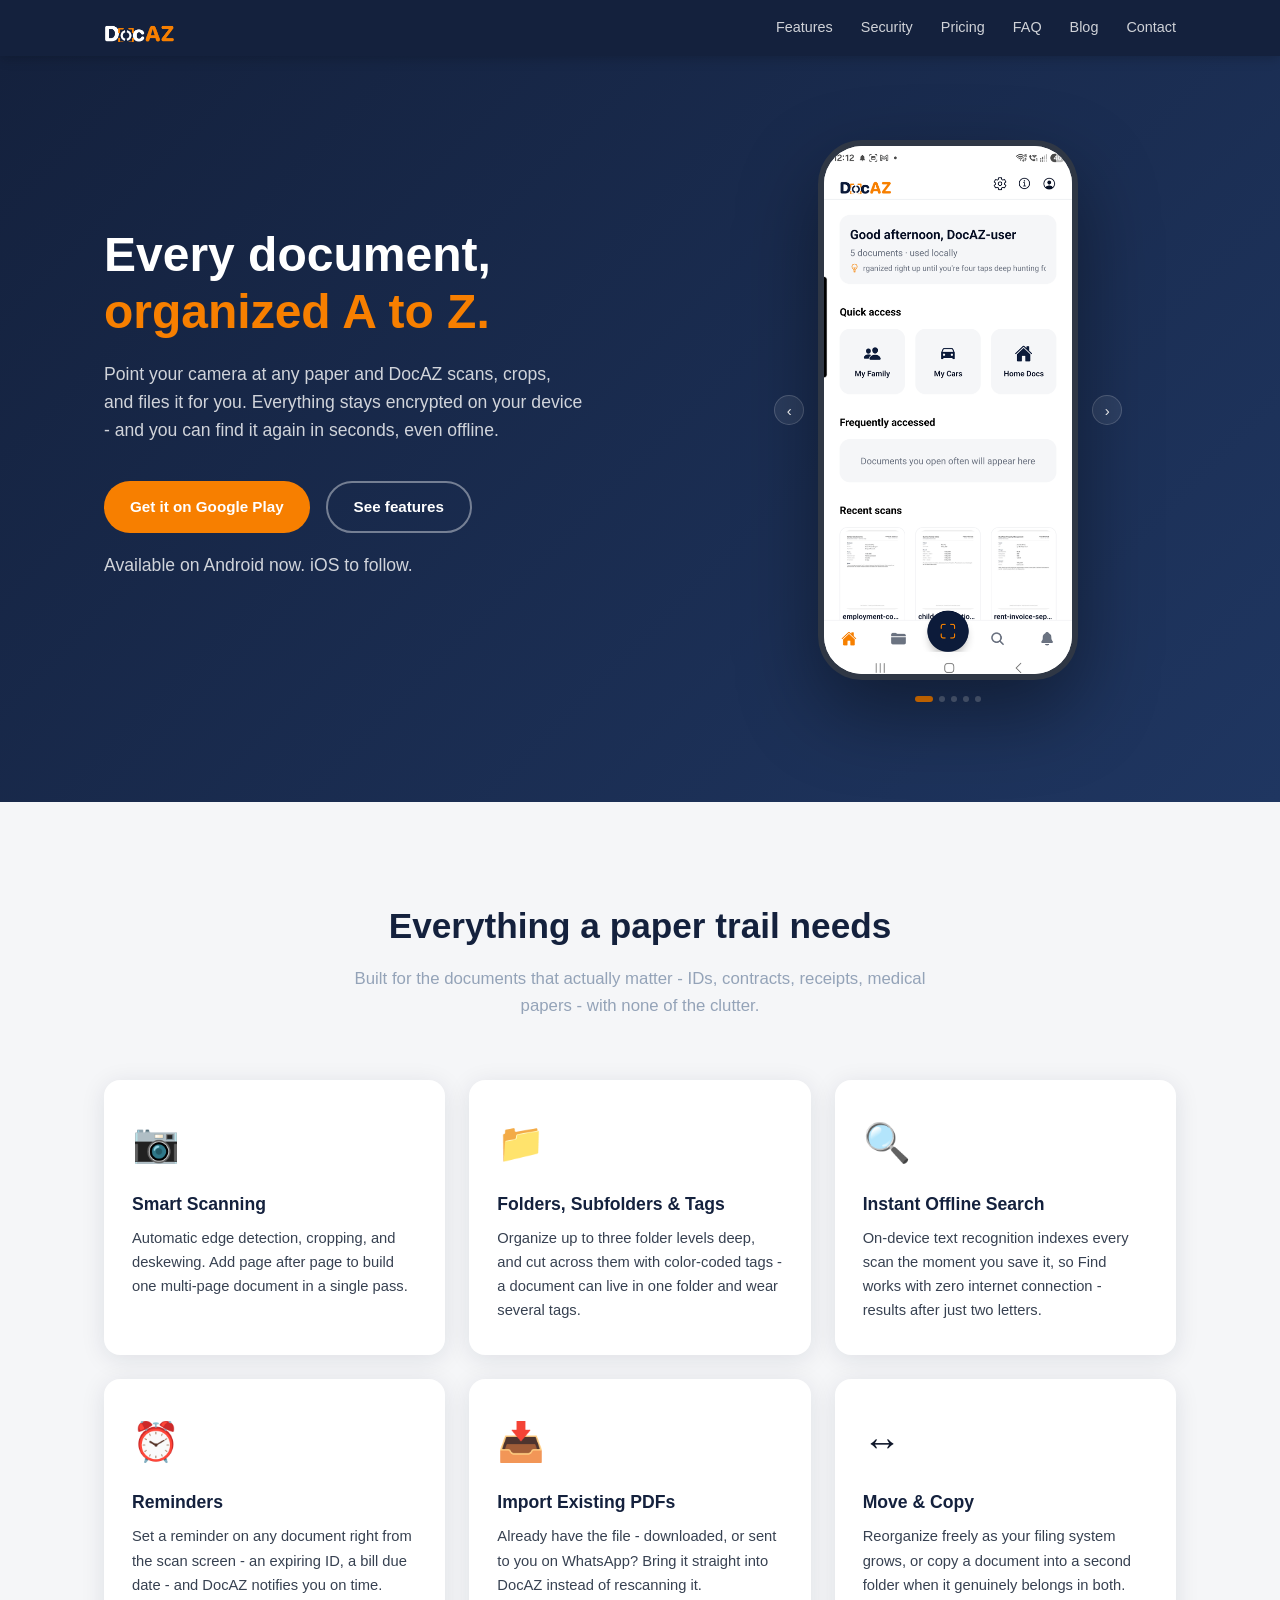
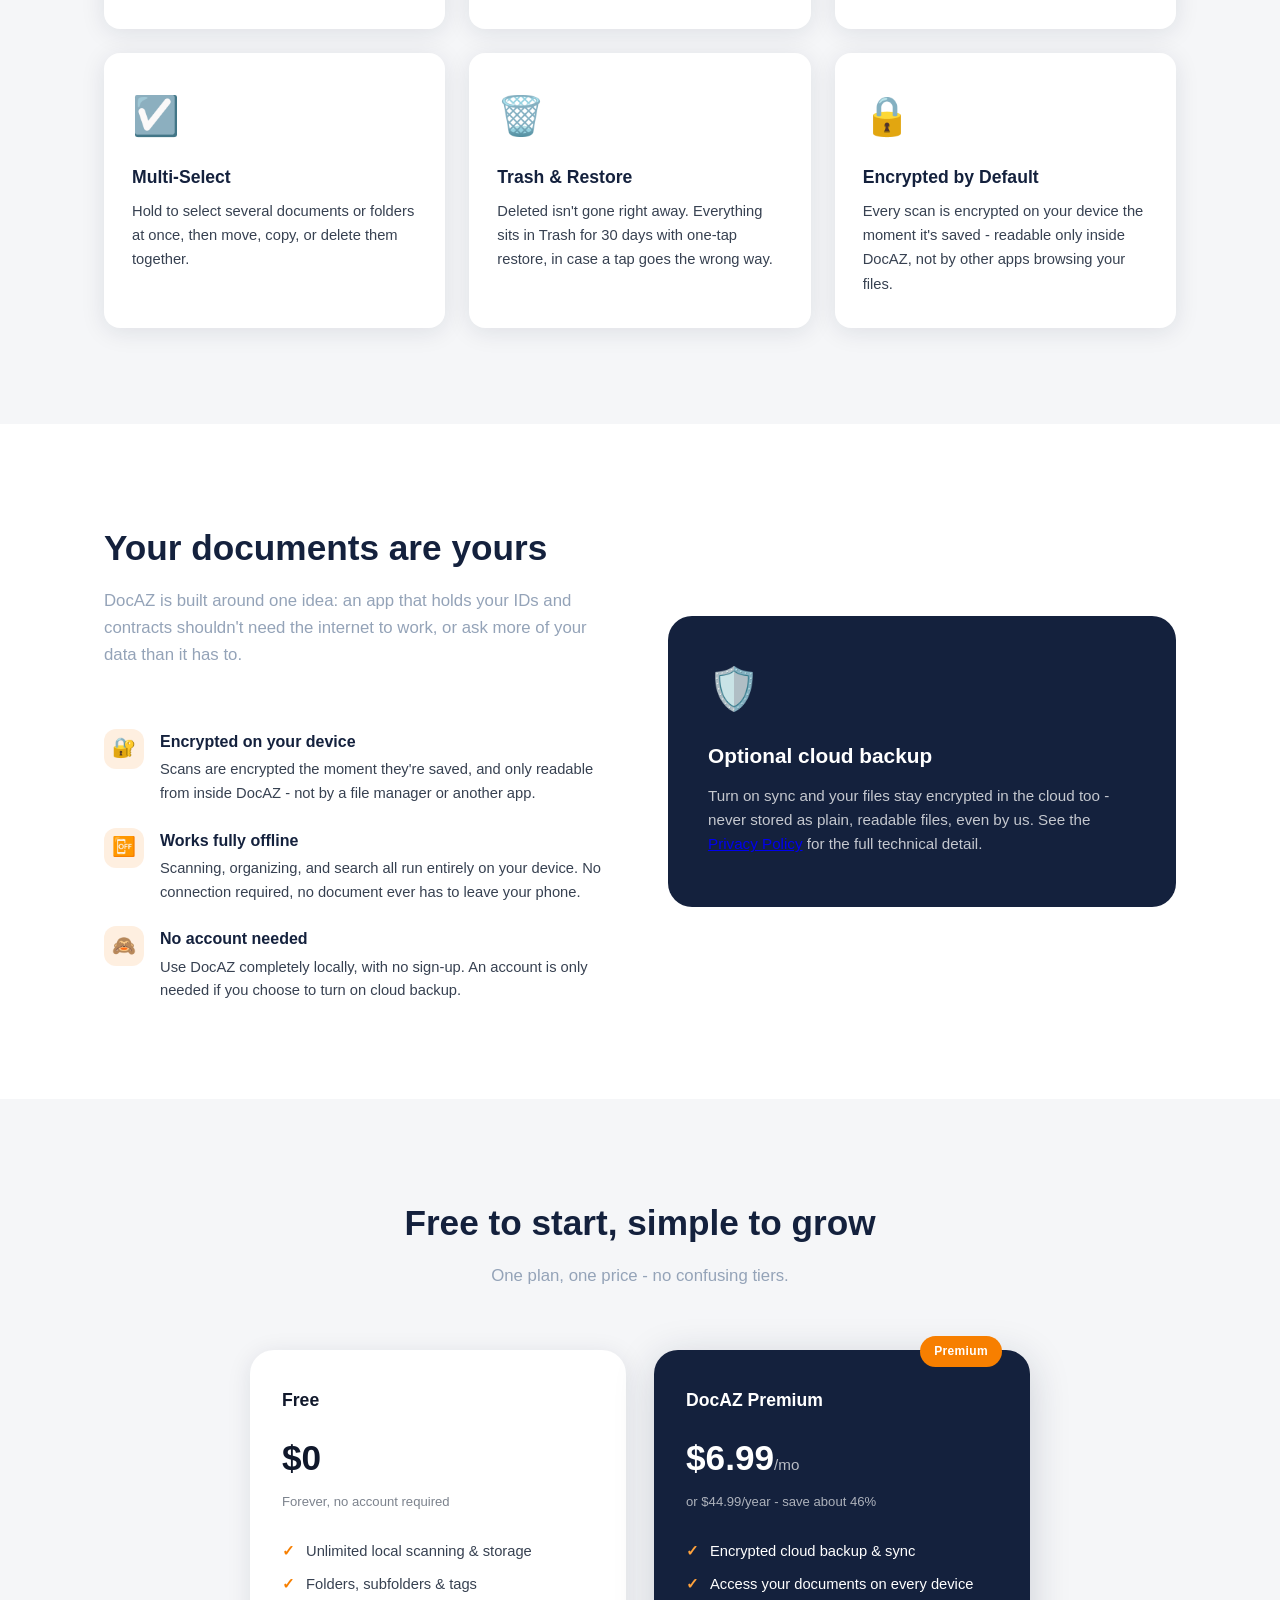
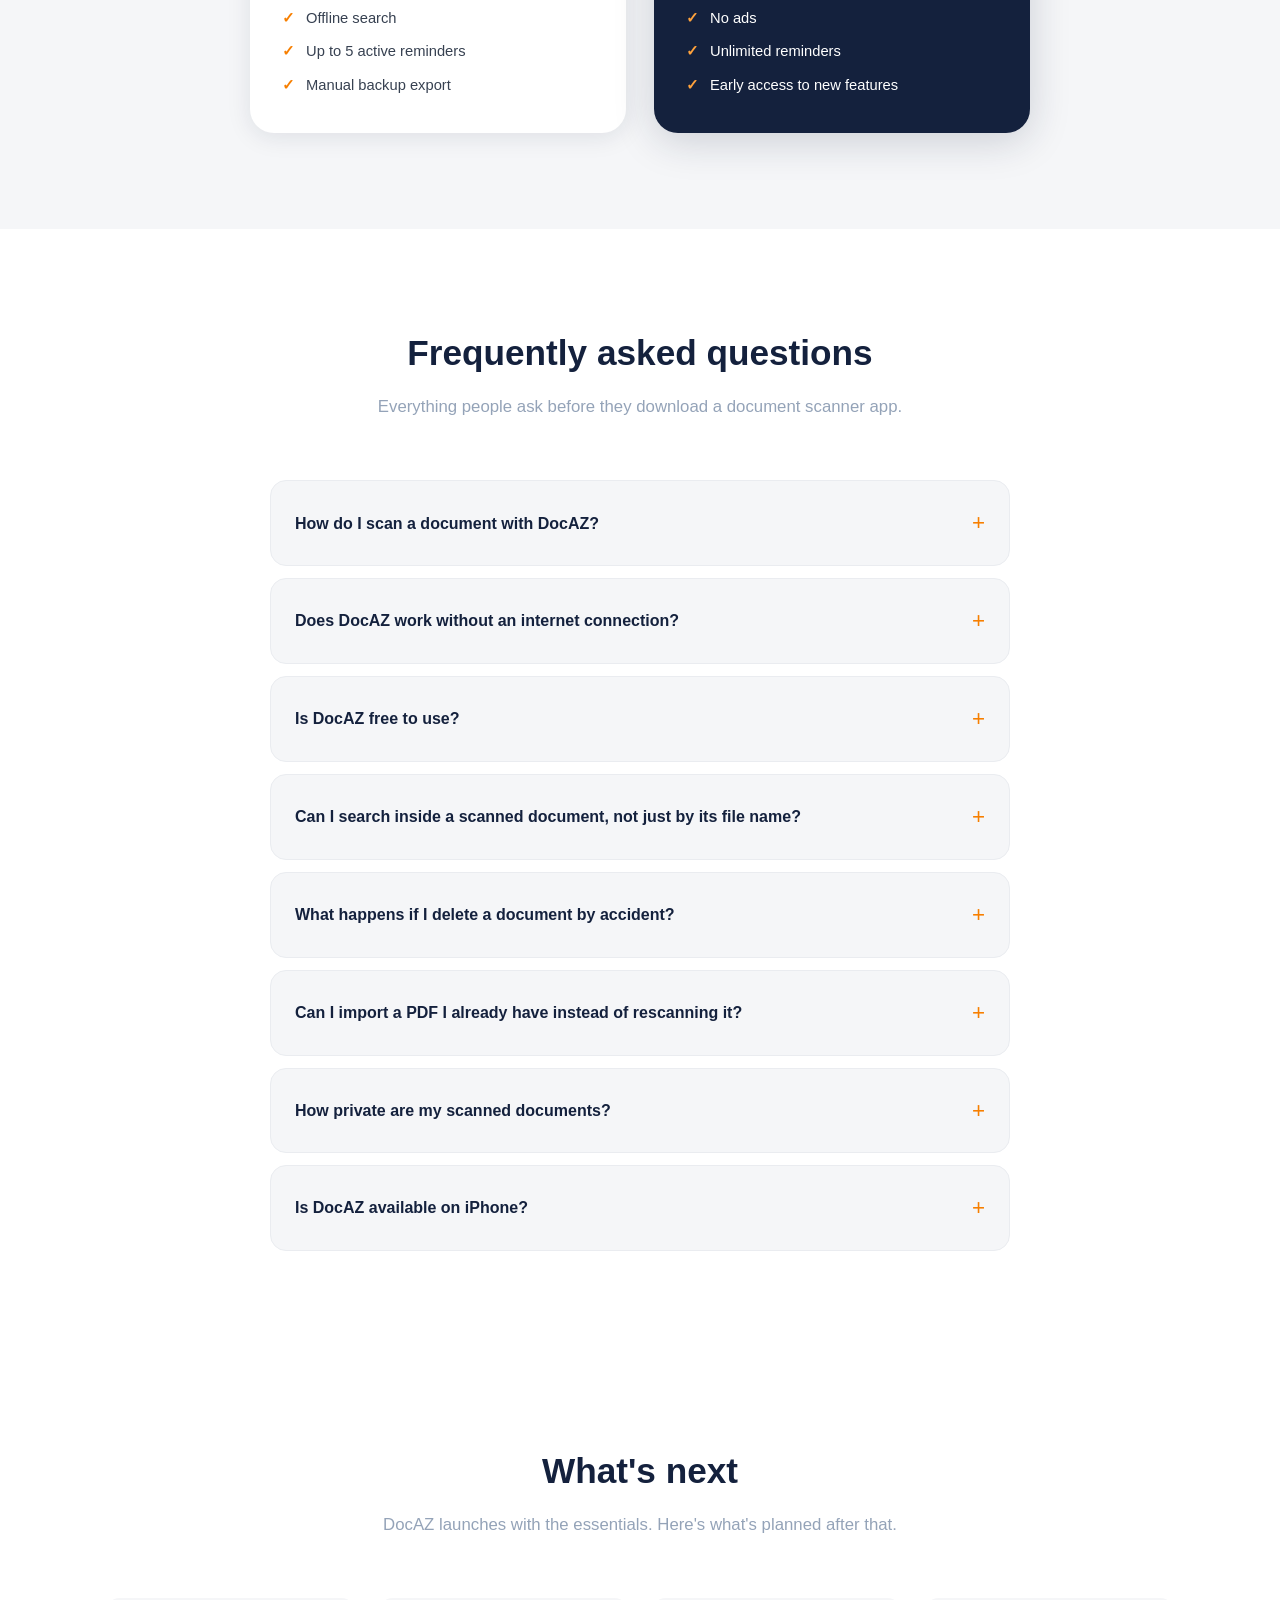
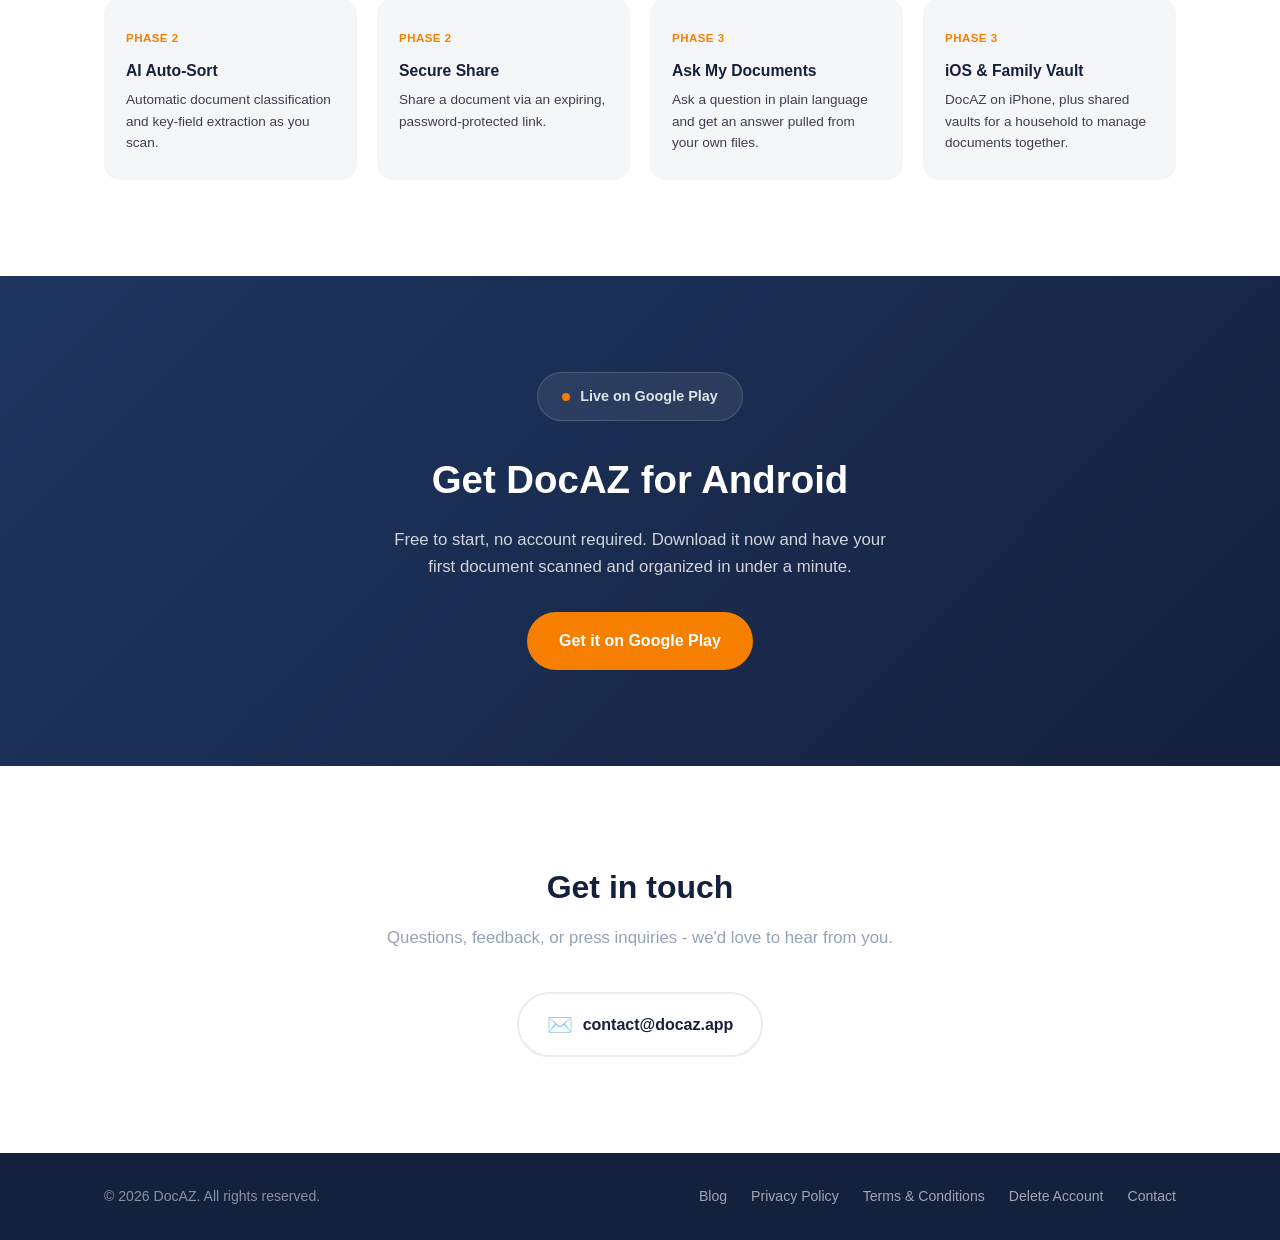
<file: index.html>
<!DOCTYPE html>
<html lang="en">
<head>
  <meta charset="UTF-8" />
  <meta name="viewport" content="width=device-width, initial-scale=1.0" />
  <meta name="google-site-verification" content="-b9FjmnaVVGUWy8W6ttJC6NnQCthzZjM_o8iIPRLB3c" />
  <title>DocAZ – PDF Scanner & Document Organizer App</title>
  <meta name="description" content="DocAZ is a PDF scanner and document organizer for your phone. Scan, organize, and find any document in seconds - encrypted on your device, fully searchable offline." />
  <link rel="canonical" href="https://www.docaz.app/" />
  <link rel="icon" href="assets/img/favicon-32.png" sizes="32x32" type="image/png" />
  <link rel="icon" href="assets/img/favicon-16.png" sizes="16x16" type="image/png" />
  <link rel="apple-touch-icon" href="assets/img/apple-touch-icon.png" />
  <link rel="stylesheet" href="assets/css/style.css" />

  <meta property="og:type" content="website" />
  <meta property="og:url" content="https://www.docaz.app/" />
  <meta property="og:title" content="DocAZ – PDF Scanner & Document Organizer App" />
  <meta property="og:description" content="Scan, organize, and find any document in seconds - encrypted on your device, fully searchable offline." />
  <meta property="og:image" content="https://www.docaz.app/assets/img/og-image.png" />
  <meta name="twitter:card" content="summary_large_image" />
  <meta name="twitter:title" content="DocAZ – PDF Scanner & Document Organizer App" />
  <meta name="twitter:description" content="Scan, organize, and find any document in seconds - encrypted on your device, fully searchable offline." />
  <meta name="twitter:image" content="https://www.docaz.app/assets/img/og-image.png" />

  <script type="application/ld+json">
  {
    "@context": "https://schema.org",
    "@type": "SoftwareApplication",
    "name": "DocAZ",
    "applicationCategory": "BusinessApplication",
    "operatingSystem": "Android",
    "url": "https://www.docaz.app/",
    "description": "DocAZ is a PDF scanner and document organizer for your phone. Scan, organize, and find any document in seconds - encrypted on your device, fully searchable offline.",
    "offers": {
      "@type": "Offer",
      "price": "0",
      "priceCurrency": "USD"
    },
    "downloadUrl": "https://play.google.com/store/apps/details?id=com.docaz.app"
  }
  </script>

  <script type="application/ld+json">
  {
    "@context": "https://schema.org",
    "@type": "FAQPage",
    "mainEntity": [
      {
        "@type": "Question",
        "name": "How do I scan a document with DocAZ?",
        "acceptedAnswer": { "@type": "Answer", "text": "Open the Scan tab, point your camera at the paper, and DocAZ detects the edges and crops it automatically. Add more pages to build one multi-page PDF, then save it straight into a folder." }
      },
      {
        "@type": "Question",
        "name": "Does DocAZ work without an internet connection?",
        "acceptedAnswer": { "@type": "Answer", "text": "Yes. Scanning, organizing into folders, and searching all run entirely on your device - no Wi-Fi or mobile data needed, and no account required to use any of it." }
      },
      {
        "@type": "Question",
        "name": "Is DocAZ free to use?",
        "acceptedAnswer": { "@type": "Answer", "text": "Yes. Unlimited local scanning, storage, folders, tags, offline search, and up to 5 active reminders are free forever. Premium ($6.99/mo or $44.99/year) adds encrypted cloud backup, multi-device sync, and unlimited reminders." }
      },
      {
        "@type": "Question",
        "name": "Can I search inside a scanned document, not just by its file name?",
        "acceptedAnswer": { "@type": "Answer", "text": "Yes. DocAZ runs on-device text recognition (OCR) on every scan as soon as you save it, so Find can match words written inside the document itself, fully offline." }
      },
      {
        "@type": "Question",
        "name": "What happens if I delete a document by accident?",
        "acceptedAnswer": { "@type": "Answer", "text": "It goes to Trash first, not straight to permanent deletion. You have 30 days to restore it with one tap before it's removed for good." }
      },
      {
        "@type": "Question",
        "name": "Can I import a PDF I already have instead of rescanning it?",
        "acceptedAnswer": { "@type": "Answer", "text": "Yes. Use Import in the Documents tab to bring in any existing PDF - from downloads, email, or WhatsApp - and DocAZ indexes it for search the same way it does a fresh scan." }
      },
      {
        "@type": "Question",
        "name": "How private are my scanned documents?",
        "acceptedAnswer": { "@type": "Answer", "text": "Every document is encrypted on your device (AES-256) the moment it's saved, readable only from inside DocAZ. If you turn on cloud backup, it stays encrypted in the cloud too." }
      },
      {
        "@type": "Question",
        "name": "Is DocAZ available on iPhone?",
        "acceptedAnswer": { "@type": "Answer", "text": "Not yet - DocAZ is Android-only today. iOS is on the roadmap." }
      }
    ]
  }
  </script>
</head>
<body>

  <!-- NAV -->
  <header class="nav">
    <div class="container nav-inner">
      <a href="/" class="nav-logo">
        <img src="assets/img/header-wordmark-white.png" alt="DocAZ" class="nav-logo-img" />
      </a>
      <nav>
        <a href="#features">Features</a>
        <a href="#security">Security</a>
        <a href="#pricing">Pricing</a>
        <a href="#faq">FAQ</a>
        <a href="blog/">Blog</a>
        <a href="#contact">Contact</a>
      </nav>
    </div>
  </header>

  <!-- HERO -->
  <section class="hero">
    <div class="container hero-inner">
      <div class="hero-text">
        <h1>Every document, <span class="accent">organized A to Z.</span></h1>
        <p>Point your camera at any paper and DocAZ scans, crops, and files it for you. Everything stays encrypted on your device - and you can find it again in seconds, even offline.</p>
        <div class="hero-cta">
          <a href="https://play.google.com/store/apps/details?id=com.docaz.app" class="btn btn-primary">Get it on Google Play</a>
          <a href="#features" class="btn btn-outline">See features</a>
        </div>
        <p class="hero-note">Available on Android now. iOS to follow.</p>
      </div>
      <div class="hero-image">
        <div class="reel">
          <button class="reel-scrub prev" id="reelPrev" aria-label="Previous screen" type="button">‹</button>
          <div class="phone-mockup">
            <div class="phone-screen" id="reelScreen">
              <img class="on" data-i="0" src="assets/img/screens/home.png" alt="DocAZ Home screen">
              <img data-i="1" src="assets/img/screens/scan.jpg" alt="DocAZ scanning a document">
              <img data-i="2" src="assets/img/screens/save.png" alt="DocAZ save document screen">
              <img data-i="3" src="assets/img/screens/folders.png" alt="DocAZ folders screen">
              <img data-i="4" src="assets/img/screens/reminders.png" alt="DocAZ reminders screen">
            </div>
          </div>
          <button class="reel-scrub next" id="reelNext" aria-label="Next screen" type="button">›</button>
        </div>
        <div class="reel-dots" id="reelDots"></div>
      </div>
    </div>
  </section>

  <!-- FEATURES -->
  <section class="features" id="features">
    <div class="container">
      <h2 class="section-title">Everything a paper trail needs</h2>
      <p class="section-sub">Built for the documents that actually matter - IDs, contracts, receipts, medical papers - with none of the clutter.</p>
      <div class="features-grid">

        <div class="feature-card">
          <div class="feature-icon">📷</div>
          <h3>Smart Scanning</h3>
          <p>Automatic edge detection, cropping, and deskewing. Add page after page to build one multi-page document in a single pass.</p>
        </div>

        <div class="feature-card">
          <div class="feature-icon">📁</div>
          <h3>Folders, Subfolders &amp; Tags</h3>
          <p>Organize up to three folder levels deep, and cut across them with color-coded tags - a document can live in one folder and wear several tags.</p>
        </div>

        <div class="feature-card">
          <div class="feature-icon">🔍</div>
          <h3>Instant Offline Search</h3>
          <p>On-device text recognition indexes every scan the moment you save it, so Find works with zero internet connection - results after just two letters.</p>
        </div>

        <div class="feature-card">
          <div class="feature-icon">⏰</div>
          <h3>Reminders</h3>
          <p>Set a reminder on any document right from the scan screen - an expiring ID, a bill due date - and DocAZ notifies you on time.</p>
        </div>

        <div class="feature-card">
          <div class="feature-icon">📥</div>
          <h3>Import Existing PDFs</h3>
          <p>Already have the file - downloaded, or sent to you on WhatsApp? Bring it straight into DocAZ instead of rescanning it.</p>
        </div>

        <div class="feature-card">
          <div class="feature-icon">↔️</div>
          <h3>Move &amp; Copy</h3>
          <p>Reorganize freely as your filing system grows, or copy a document into a second folder when it genuinely belongs in both.</p>
        </div>

        <div class="feature-card">
          <div class="feature-icon">☑️</div>
          <h3>Multi-Select</h3>
          <p>Hold to select several documents or folders at once, then move, copy, or delete them together.</p>
        </div>

        <div class="feature-card">
          <div class="feature-icon">🗑️</div>
          <h3>Trash &amp; Restore</h3>
          <p>Deleted isn't gone right away. Everything sits in Trash for 30 days with one-tap restore, in case a tap goes the wrong way.</p>
        </div>

        <div class="feature-card">
          <div class="feature-icon">🔒</div>
          <h3>Encrypted by Default</h3>
          <p>Every scan is encrypted on your device the moment it's saved - readable only inside DocAZ, not by other apps browsing your files.</p>
        </div>

      </div>
    </div>
  </section>

  <!-- SECURITY -->
  <section class="security" id="security">
    <div class="container security-inner">
      <div>
        <h2 class="section-title" style="text-align:left">Your documents are yours</h2>
        <p class="section-sub" style="text-align:left; margin-left:0">DocAZ is built around one idea: an app that holds your IDs and contracts shouldn't need the internet to work, or ask more of your data than it has to.</p>
        <ul class="security-list">
          <li>
            <div class="icon">🔐</div>
            <div>
              <h4>Encrypted on your device</h4>
              <p>Scans are encrypted the moment they're saved, and only readable from inside DocAZ - not by a file manager or another app.</p>
            </div>
          </li>
          <li>
            <div class="icon">📴</div>
            <div>
              <h4>Works fully offline</h4>
              <p>Scanning, organizing, and search all run entirely on your device. No connection required, no document ever has to leave your phone.</p>
            </div>
          </li>
          <li>
            <div class="icon">🙈</div>
            <div>
              <h4>No account needed</h4>
              <p>Use DocAZ completely locally, with no sign-up. An account is only needed if you choose to turn on cloud backup.</p>
            </div>
          </li>
        </ul>
      </div>
      <div class="security-card">
        <div class="lock">🛡️</div>
        <h3>Optional cloud backup</h3>
        <p>Turn on sync and your files stay encrypted in the cloud too - never stored as plain, readable files, even by us. See the <a href="privacy.html">Privacy Policy</a> for the full technical detail.</p>
      </div>
    </div>
  </section>

  <!-- PRICING -->
  <section class="pricing" id="pricing">
    <div class="container">
      <h2 class="section-title">Free to start, simple to grow</h2>
      <p class="section-sub">One plan, one price - no confusing tiers.</p>
      <div class="pricing-grid">

        <div class="pricing-card">
          <h3>Free</h3>
          <div class="price">$0</div>
          <p class="price-sub">Forever, no account required</p>
          <ul>
            <li>Unlimited local scanning &amp; storage</li>
            <li>Folders, subfolders &amp; tags</li>
            <li>Offline search</li>
            <li>Up to 5 active reminders</li>
            <li>Manual backup export</li>
          </ul>
        </div>

        <div class="pricing-card highlight">
          <div class="pricing-badge">Premium</div>
          <h3>DocAZ Premium</h3>
          <div class="price">$6.99<span>/mo</span></div>
          <p class="price-sub">or $44.99/year - save about 46%</p>
          <ul>
            <li>Encrypted cloud backup &amp; sync</li>
            <li>Access your documents on every device</li>
            <li>No ads</li>
            <li>Unlimited reminders</li>
            <li>Early access to new features</li>
          </ul>
        </div>

      </div>
    </div>
  </section>

  <!-- FAQ -->
  <section class="faq" id="faq">
    <div class="container">
      <h2 class="section-title">Frequently asked questions</h2>
      <p class="section-sub">Everything people ask before they download a document scanner app.</p>
      <div class="faq-list">

        <details class="faq-item">
          <summary>How do I scan a document with DocAZ?</summary>
          <p>Open the Scan tab, point your camera at the paper, and DocAZ detects the edges and crops it automatically. Add more pages to build one multi-page PDF, then save it straight into a folder.</p>
        </details>

        <details class="faq-item">
          <summary>Does DocAZ work without an internet connection?</summary>
          <p>Yes. Scanning, organizing into folders, and searching all run entirely on your device - no Wi-Fi or mobile data needed, and no account required to use any of it.</p>
        </details>

        <details class="faq-item">
          <summary>Is DocAZ free to use?</summary>
          <p>Yes. Unlimited local scanning, storage, folders, tags, offline search, and up to 5 active reminders are free forever. Premium ($6.99/mo or $44.99/year) adds encrypted cloud backup, multi-device sync, and unlimited reminders.</p>
        </details>

        <details class="faq-item">
          <summary>Can I search inside a scanned document, not just by its file name?</summary>
          <p>Yes. DocAZ runs on-device text recognition (OCR) on every scan as soon as you save it, so Find can match words written inside the document itself, fully offline.</p>
        </details>

        <details class="faq-item">
          <summary>What happens if I delete a document by accident?</summary>
          <p>It goes to Trash first, not straight to permanent deletion. You have 30 days to restore it with one tap before it's removed for good.</p>
        </details>

        <details class="faq-item">
          <summary>Can I import a PDF I already have instead of rescanning it?</summary>
          <p>Yes. Use Import in the Documents tab to bring in any existing PDF - from downloads, email, or WhatsApp - and DocAZ indexes it for search the same way it does a fresh scan.</p>
        </details>

        <details class="faq-item">
          <summary>How private are my scanned documents?</summary>
          <p>Every document is encrypted on your device (AES-256) the moment it's saved, readable only from inside DocAZ. If you turn on cloud backup, it stays encrypted in the cloud too.</p>
        </details>

        <details class="faq-item">
          <summary>Is DocAZ available on iPhone?</summary>
          <p>Not yet - DocAZ is Android-only today. iOS is on the roadmap.</p>
        </details>

      </div>
    </div>
  </section>

  <!-- ROADMAP -->
  <section class="roadmap" id="roadmap">
    <div class="container">
      <h2 class="section-title">What's next</h2>
      <p class="section-sub">DocAZ launches with the essentials. Here's what's planned after that.</p>
      <div class="roadmap-grid">

        <div class="roadmap-card">
          <span class="phase">Phase 2</span>
          <h4>AI Auto-Sort</h4>
          <p>Automatic document classification and key-field extraction as you scan.</p>
        </div>

        <div class="roadmap-card">
          <span class="phase">Phase 2</span>
          <h4>Secure Share</h4>
          <p>Share a document via an expiring, password-protected link.</p>
        </div>

        <div class="roadmap-card">
          <span class="phase">Phase 3</span>
          <h4>Ask My Documents</h4>
          <p>Ask a question in plain language and get an answer pulled from your own files.</p>
        </div>

        <div class="roadmap-card">
          <span class="phase">Phase 3</span>
          <h4>iOS &amp; Family Vault</h4>
          <p>DocAZ on iPhone, plus shared vaults for a household to manage documents together.</p>
        </div>

      </div>
    </div>
  </section>

  <!-- DOWNLOAD / STATUS -->
  <section class="download" id="download">
    <div class="container">
      <div class="download-status"><span class="pulse"></span> Live on Google Play</div>
      <h2>Get DocAZ for Android</h2>
      <p>Free to start, no account required. Download it now and have your first document scanned and organized in under a minute.</p>
      <a href="https://play.google.com/store/apps/details?id=com.docaz.app" class="btn btn-primary btn-large">Get it on Google Play</a>
    </div>
  </section>

  <!-- CONTACT -->
  <section class="contact" id="contact">
    <div class="container contact-inner">
      <h2>Get in touch</h2>
      <p>Questions, feedback, or press inquiries - we'd love to hear from you.</p>
      <div class="contact-links">
        <a href="mailto:contact@docaz.app" class="contact-link">
          <span class="contact-icon">✉️</span>
          contact@docaz.app
        </a>
      </div>
    </div>
  </section>

  <!-- FOOTER -->
  <footer class="footer">
    <div class="container footer-inner">
      <p>&copy; 2026 DocAZ. All rights reserved.</p>
      <div class="footer-links">
        <a href="blog/">Blog</a>
        <a href="privacy.html">Privacy Policy</a>
        <a href="terms.html">Terms &amp; Conditions</a>
        <a href="delete-account.html">Delete Account</a>
        <a href="mailto:contact@docaz.app">Contact</a>
      </div>
    </div>
  </footer>

  <script src="assets/js/hero-reel.js"></script>
</body>
</html>
</file>
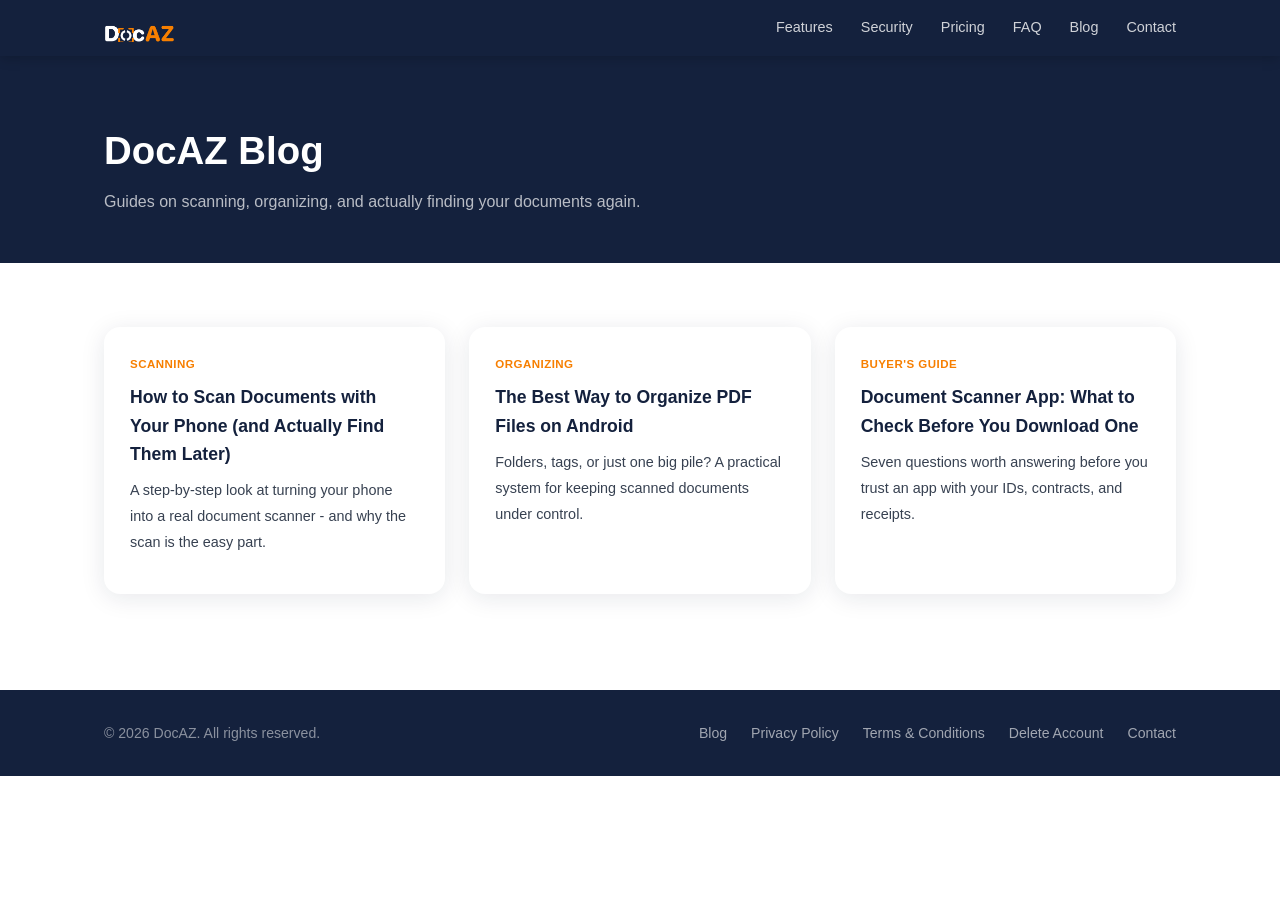
<file: blog/index.html>
<!DOCTYPE html>
<html lang="en">
<head>
  <meta charset="UTF-8" />
  <meta name="viewport" content="width=device-width, initial-scale=1.0" />
  <title>Blog – DocAZ</title>
  <meta name="description" content="Guides on scanning, organizing, and finding your documents - from the team building DocAZ." />
  <link rel="canonical" href="https://www.docaz.app/blog/" />
  <link rel="icon" href="../assets/img/favicon-32.png" sizes="32x32" type="image/png" />
  <link rel="icon" href="../assets/img/favicon-16.png" sizes="16x16" type="image/png" />
  <link rel="apple-touch-icon" href="../assets/img/apple-touch-icon.png" />
  <link rel="stylesheet" href="../assets/css/style.css" />
</head>
<body>

  <header class="nav">
    <div class="container nav-inner">
      <a href="../" class="nav-logo">
        <img src="../assets/img/header-wordmark-white.png" alt="DocAZ" class="nav-logo-img" />
      </a>
      <nav>
        <a href="../#features">Features</a>
        <a href="../#security">Security</a>
        <a href="../#pricing">Pricing</a>
        <a href="../#faq">FAQ</a>
        <a href="./">Blog</a>
        <a href="../#contact">Contact</a>
      </nav>
    </div>
  </header>

  <section class="page-hero">
    <div class="container">
      <h1>DocAZ Blog</h1>
      <p>Guides on scanning, organizing, and actually finding your documents again.</p>
    </div>
  </section>

  <section class="page-content">
    <div class="container">
      <div class="blog-grid">

        <a href="how-to-scan-documents-with-your-phone.html" class="blog-card">
          <span class="blog-tag">Scanning</span>
          <h3>How to Scan Documents with Your Phone (and Actually Find Them Later)</h3>
          <p>A step-by-step look at turning your phone into a real document scanner - and why the scan is the easy part.</p>
        </a>

        <a href="organize-pdf-files-on-android.html" class="blog-card">
          <span class="blog-tag">Organizing</span>
          <h3>The Best Way to Organize PDF Files on Android</h3>
          <p>Folders, tags, or just one big pile? A practical system for keeping scanned documents under control.</p>
        </a>

        <a href="document-scanner-app-checklist.html" class="blog-card">
          <span class="blog-tag">Buyer's guide</span>
          <h3>Document Scanner App: What to Check Before You Download One</h3>
          <p>Seven questions worth answering before you trust an app with your IDs, contracts, and receipts.</p>
        </a>

      </div>
    </div>
  </section>

  <footer class="footer">
    <div class="container footer-inner">
      <p>&copy; 2026 DocAZ. All rights reserved.</p>
      <div class="footer-links">
        <a href="./">Blog</a>
        <a href="../privacy.html">Privacy Policy</a>
        <a href="../terms.html">Terms &amp; Conditions</a>
        <a href="../delete-account.html">Delete Account</a>
        <a href="mailto:contact@docaz.app">Contact</a>
      </div>
    </div>
  </footer>

</body>
</html>
</file>
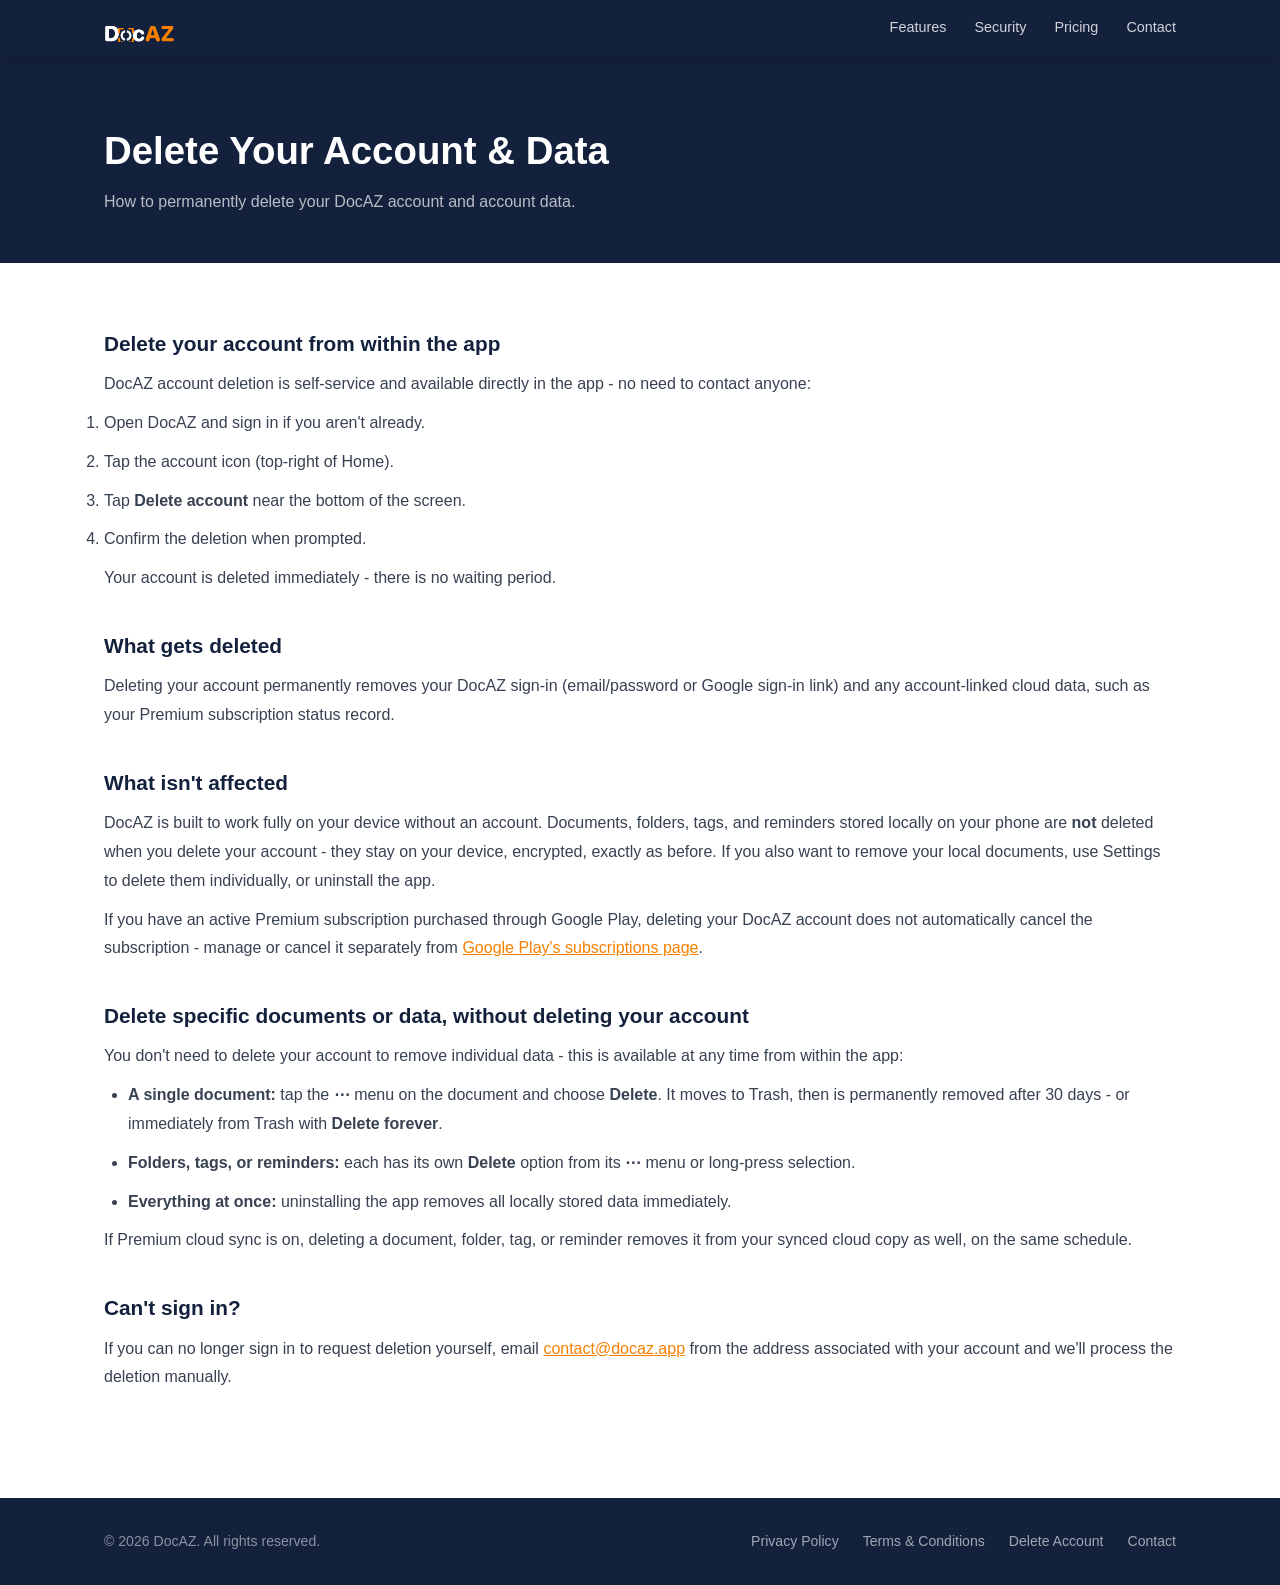
<file: delete-account.html>
<!DOCTYPE html>
<html lang="en">
<head>
  <meta charset="UTF-8" />
  <meta name="viewport" content="width=device-width, initial-scale=1.0" />
  <title>Delete Your Account &amp; Data – DocAZ</title>
  <meta name="robots" content="noindex" />
  <link rel="icon" href="assets/img/favicon-32.png" sizes="32x32" type="image/png" />
  <link rel="icon" href="assets/img/favicon-16.png" sizes="16x16" type="image/png" />
  <link rel="apple-touch-icon" href="assets/img/apple-touch-icon.png" />
  <link rel="stylesheet" href="assets/css/style.css" />
</head>
<body>

  <header class="nav">
    <div class="container nav-inner">
      <a href="/" class="nav-logo">
        <img src="assets/img/header-wordmark-white.png" alt="DocAZ" class="nav-logo-img" />
      </a>
      <nav>
        <a href="index.html#features">Features</a>
        <a href="index.html#security">Security</a>
        <a href="index.html#pricing">Pricing</a>
        <a href="index.html#contact">Contact</a>
      </nav>
    </div>
  </header>

  <section class="page-hero">
    <div class="container">
      <h1>Delete Your Account &amp; Data</h1>
      <p>How to permanently delete your DocAZ account and account data.</p>
    </div>
  </section>

  <section class="page-content">
    <div class="container">

      <h2>Delete your account from within the app</h2>
      <p>DocAZ account deletion is self-service and available directly in the app - no need to contact anyone:</p>
      <ol>
        <li>Open DocAZ and sign in if you aren't already.</li>
        <li>Tap the account icon (top-right of Home).</li>
        <li>Tap <strong>Delete account</strong> near the bottom of the screen.</li>
        <li>Confirm the deletion when prompted.</li>
      </ol>
      <p>Your account is deleted immediately - there is no waiting period.</p>

      <h2>What gets deleted</h2>
      <p>Deleting your account permanently removes your DocAZ sign-in (email/password or Google sign-in link) and any account-linked cloud data, such as your Premium subscription status record.</p>

      <h2>What isn't affected</h2>
      <p>DocAZ is built to work fully on your device without an account. Documents, folders, tags, and reminders stored locally on your phone are <strong>not</strong> deleted when you delete your account - they stay on your device, encrypted, exactly as before. If you also want to remove your local documents, use Settings to delete them individually, or uninstall the app.</p>
      <p>If you have an active Premium subscription purchased through Google Play, deleting your DocAZ account does not automatically cancel the subscription - manage or cancel it separately from <a href="https://play.google.com/store/account/subscriptions" target="_blank" rel="noopener">Google Play's subscriptions page</a>.</p>

      <h2 id="delete-data">Delete specific documents or data, without deleting your account</h2>
      <p>You don't need to delete your account to remove individual data - this is available at any time from within the app:</p>
      <ul>
        <li><strong>A single document:</strong> tap the <strong>⋯</strong> menu on the document and choose <strong>Delete</strong>. It moves to Trash, then is permanently removed after 30 days - or immediately from Trash with <strong>Delete forever</strong>.</li>
        <li><strong>Folders, tags, or reminders:</strong> each has its own <strong>Delete</strong> option from its <strong>⋯</strong> menu or long-press selection.</li>
        <li><strong>Everything at once:</strong> uninstalling the app removes all locally stored data immediately.</li>
      </ul>
      <p>If Premium cloud sync is on, deleting a document, folder, tag, or reminder removes it from your synced cloud copy as well, on the same schedule.</p>

      <h2>Can't sign in?</h2>
      <p>If you can no longer sign in to request deletion yourself, email <a href="mailto:contact@docaz.app">contact@docaz.app</a> from the address associated with your account and we'll process the deletion manually.</p>

    </div>
  </section>

  <footer class="footer">
    <div class="container footer-inner">
      <p>&copy; 2026 DocAZ. All rights reserved.</p>
      <div class="footer-links">
        <a href="privacy.html">Privacy Policy</a>
        <a href="terms.html">Terms &amp; Conditions</a>
        <a href="delete-account.html">Delete Account</a>
        <a href="mailto:contact@docaz.app">Contact</a>
      </div>
    </div>
  </footer>

</body>
</html>
</file>
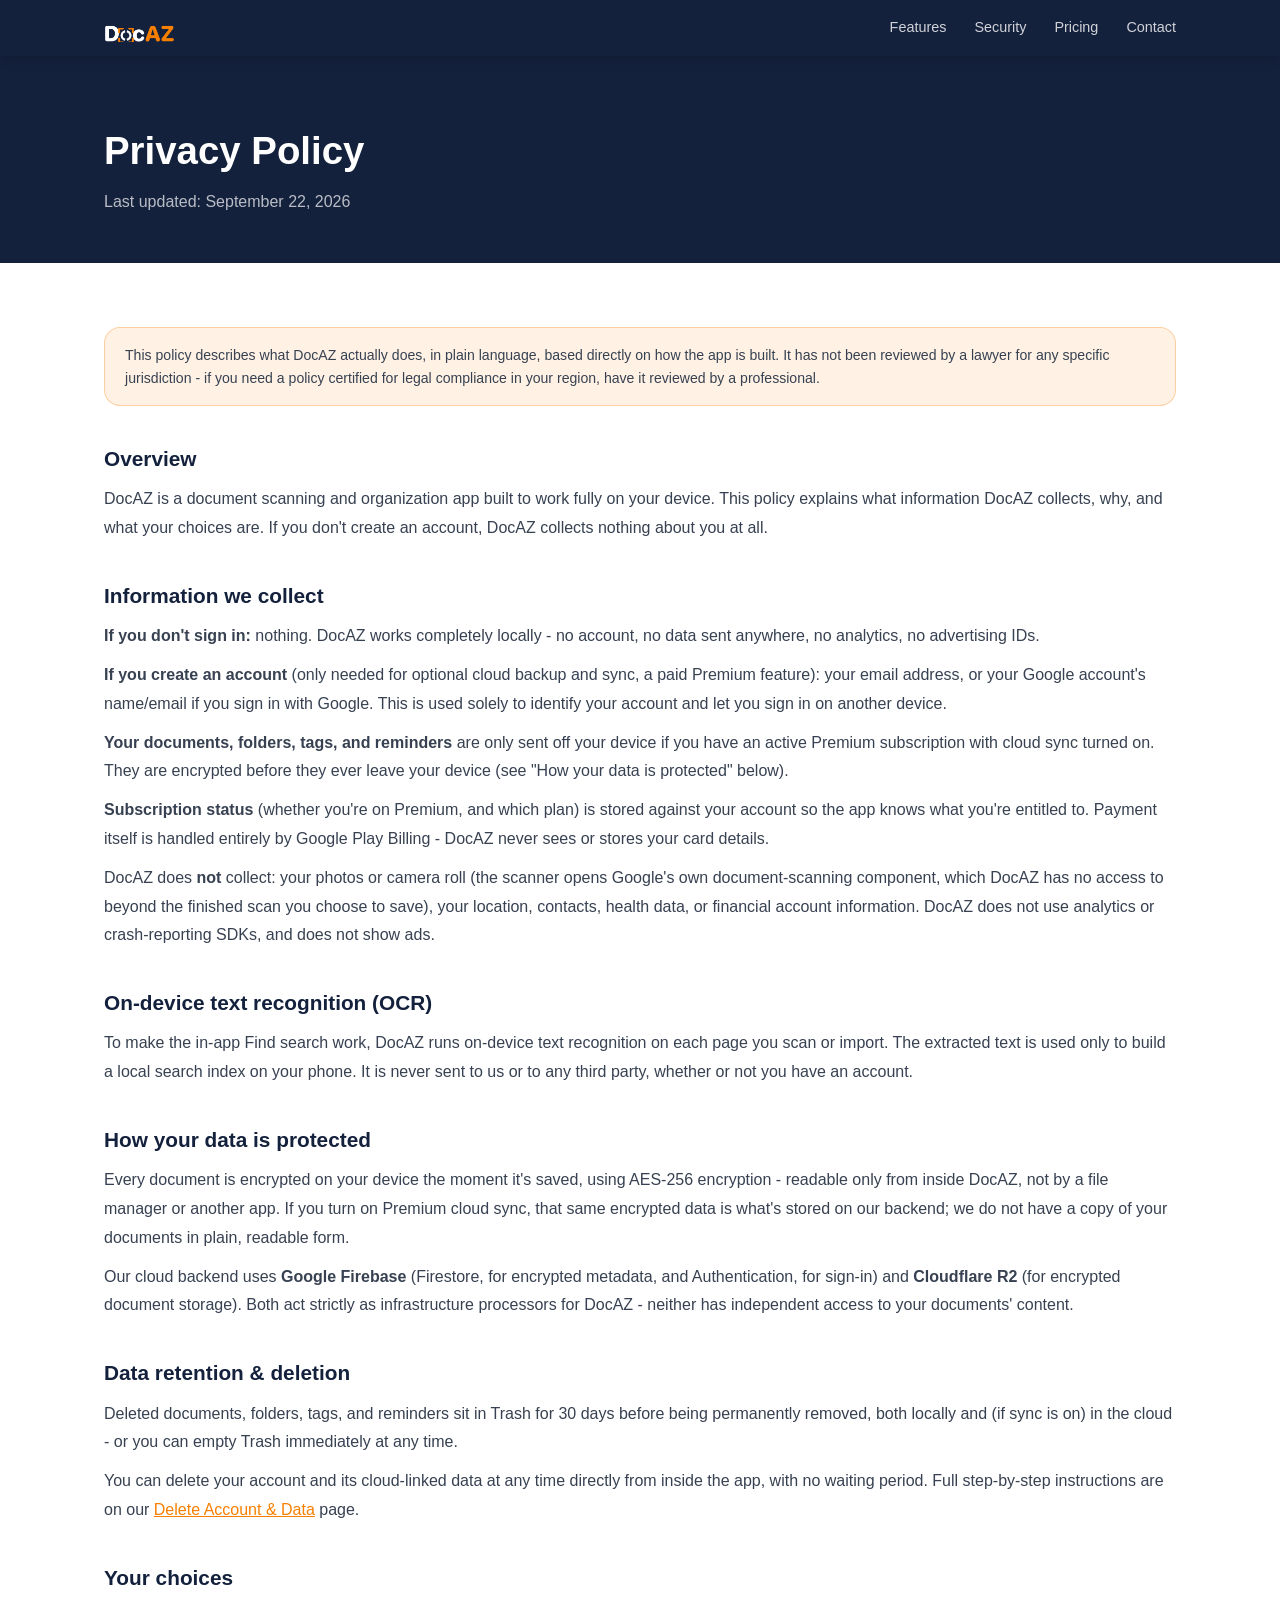
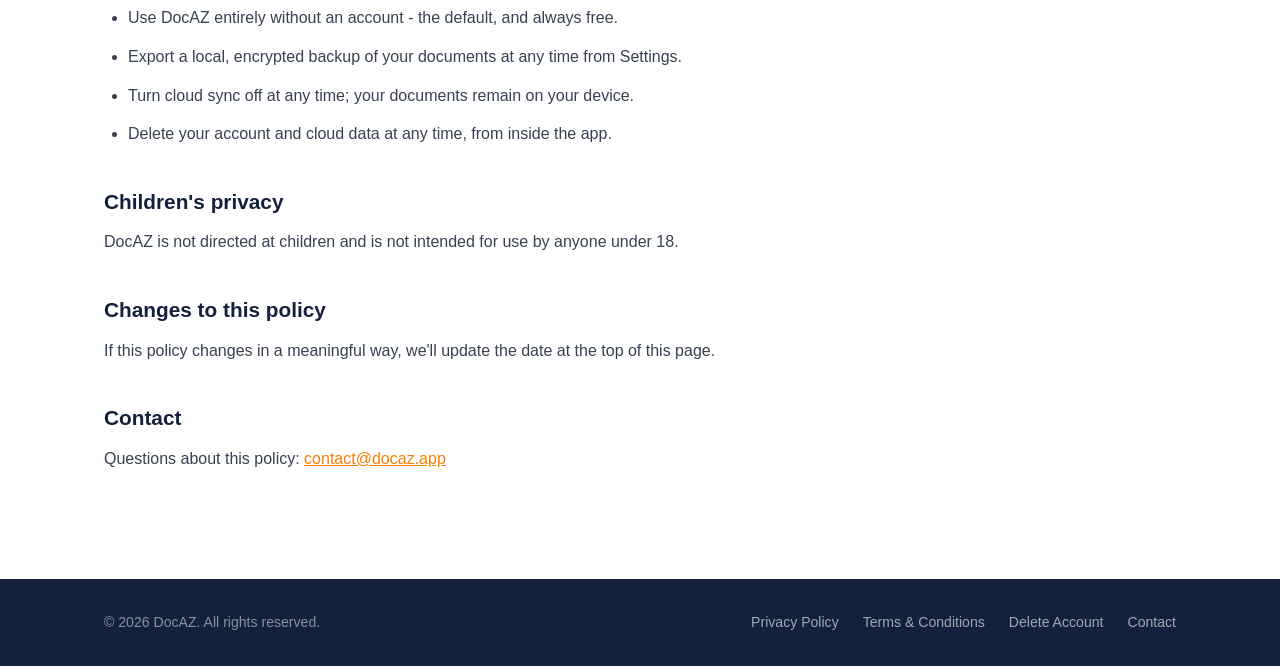
<file: privacy.html>
<!DOCTYPE html>
<html lang="en">
<head>
  <meta charset="UTF-8" />
  <meta name="viewport" content="width=device-width, initial-scale=1.0" />
  <title>Privacy Policy – DocAZ</title>
  <link rel="icon" href="assets/img/favicon-32.png" sizes="32x32" type="image/png" />
  <link rel="icon" href="assets/img/favicon-16.png" sizes="16x16" type="image/png" />
  <link rel="apple-touch-icon" href="assets/img/apple-touch-icon.png" />
  <link rel="stylesheet" href="assets/css/style.css" />
</head>
<body>

  <header class="nav">
    <div class="container nav-inner">
      <a href="/" class="nav-logo">
        <img src="assets/img/header-wordmark-white.png" alt="DocAZ" class="nav-logo-img" />
      </a>
      <nav>
        <a href="index.html#features">Features</a>
        <a href="index.html#security">Security</a>
        <a href="index.html#pricing">Pricing</a>
        <a href="index.html#contact">Contact</a>
      </nav>
    </div>
  </header>

  <section class="page-hero">
    <div class="container">
      <h1>Privacy Policy</h1>
      <p>Last updated: September 22, 2026</p>
    </div>
  </section>

  <section class="page-content">
    <div class="container">
      <div class="draft-notice">
        This policy describes what DocAZ actually does, in plain language, based directly on how the app is built. It has not been reviewed by a lawyer for any specific jurisdiction - if you need a policy certified for legal compliance in your region, have it reviewed by a professional.
      </div>

      <h2>Overview</h2>
      <p>DocAZ is a document scanning and organization app built to work fully on your device. This policy explains what information DocAZ collects, why, and what your choices are. If you don't create an account, DocAZ collects nothing about you at all.</p>

      <h2>Information we collect</h2>
      <p><strong>If you don't sign in:</strong> nothing. DocAZ works completely locally - no account, no data sent anywhere, no analytics, no advertising IDs.</p>
      <p><strong>If you create an account</strong> (only needed for optional cloud backup and sync, a paid Premium feature): your email address, or your Google account's name/email if you sign in with Google. This is used solely to identify your account and let you sign in on another device.</p>
      <p><strong>Your documents, folders, tags, and reminders</strong> are only sent off your device if you have an active Premium subscription with cloud sync turned on. They are encrypted before they ever leave your device (see "How your data is protected" below).</p>
      <p><strong>Subscription status</strong> (whether you're on Premium, and which plan) is stored against your account so the app knows what you're entitled to. Payment itself is handled entirely by Google Play Billing - DocAZ never sees or stores your card details.</p>
      <p>DocAZ does <strong>not</strong> collect: your photos or camera roll (the scanner opens Google's own document-scanning component, which DocAZ has no access to beyond the finished scan you choose to save), your location, contacts, health data, or financial account information. DocAZ does not use analytics or crash-reporting SDKs, and does not show ads.</p>

      <h2>On-device text recognition (OCR)</h2>
      <p>To make the in-app Find search work, DocAZ runs on-device text recognition on each page you scan or import. The extracted text is used only to build a local search index on your phone. It is never sent to us or to any third party, whether or not you have an account.</p>

      <h2>How your data is protected</h2>
      <p>Every document is encrypted on your device the moment it's saved, using AES-256 encryption - readable only from inside DocAZ, not by a file manager or another app. If you turn on Premium cloud sync, that same encrypted data is what's stored on our backend; we do not have a copy of your documents in plain, readable form.</p>
      <p>Our cloud backend uses <strong>Google Firebase</strong> (Firestore, for encrypted metadata, and Authentication, for sign-in) and <strong>Cloudflare R2</strong> (for encrypted document storage). Both act strictly as infrastructure processors for DocAZ - neither has independent access to your documents' content.</p>

      <h2>Data retention &amp; deletion</h2>
      <p>Deleted documents, folders, tags, and reminders sit in Trash for 30 days before being permanently removed, both locally and (if sync is on) in the cloud - or you can empty Trash immediately at any time.</p>
      <p>You can delete your account and its cloud-linked data at any time directly from inside the app, with no waiting period. Full step-by-step instructions are on our <a href="delete-account.html">Delete Account &amp; Data</a> page.</p>

      <h2>Your choices</h2>
      <ul>
        <li>Use DocAZ entirely without an account - the default, and always free.</li>
        <li>Export a local, encrypted backup of your documents at any time from Settings.</li>
        <li>Turn cloud sync off at any time; your documents remain on your device.</li>
        <li>Delete your account and cloud data at any time, from inside the app.</li>
      </ul>

      <h2>Children's privacy</h2>
      <p>DocAZ is not directed at children and is not intended for use by anyone under 18.</p>

      <h2>Changes to this policy</h2>
      <p>If this policy changes in a meaningful way, we'll update the date at the top of this page.</p>

      <h2>Contact</h2>
      <p>Questions about this policy: <a href="mailto:contact@docaz.app">contact@docaz.app</a></p>
    </div>
  </section>

  <footer class="footer">
    <div class="container footer-inner">
      <p>&copy; 2026 DocAZ. All rights reserved.</p>
      <div class="footer-links">
        <a href="privacy.html">Privacy Policy</a>
        <a href="terms.html">Terms &amp; Conditions</a>
        <a href="delete-account.html">Delete Account</a>
        <a href="mailto:contact@docaz.app">Contact</a>
      </div>
    </div>
  </footer>

</body>
</html>
</file>
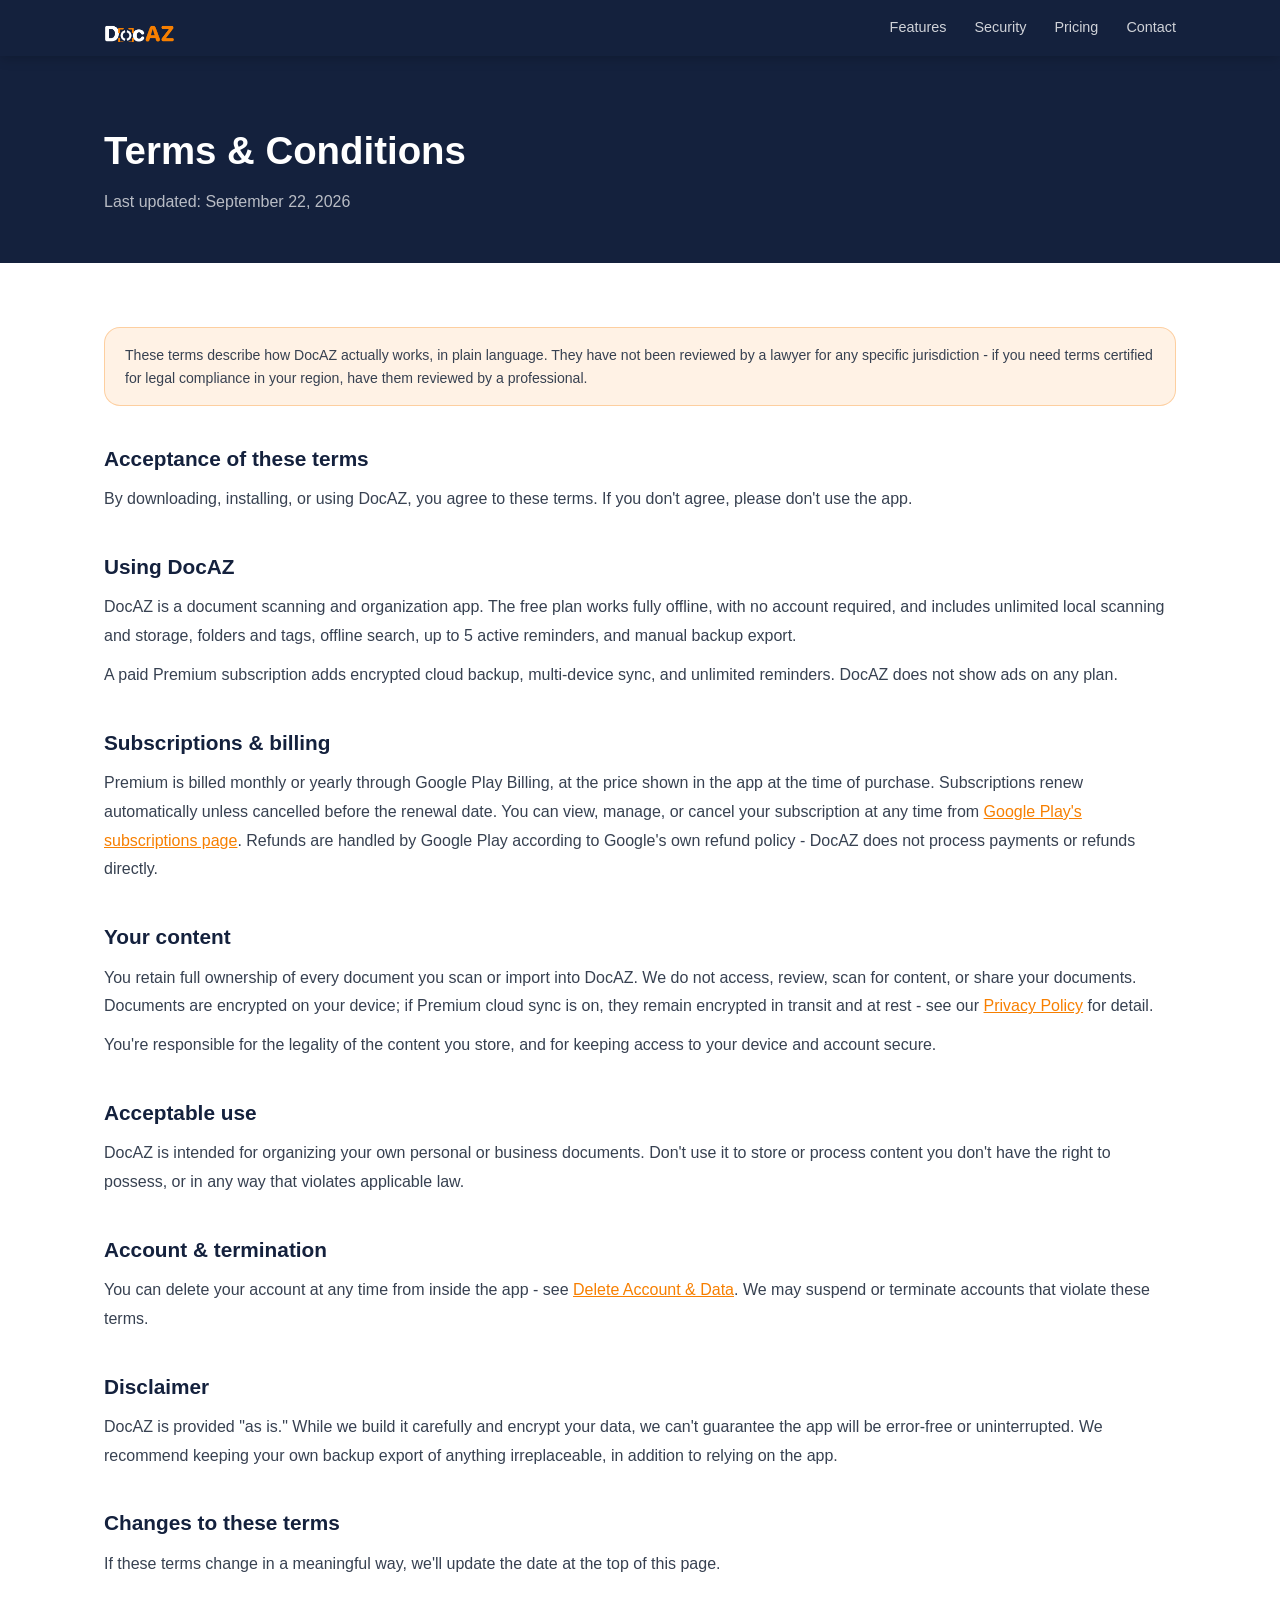
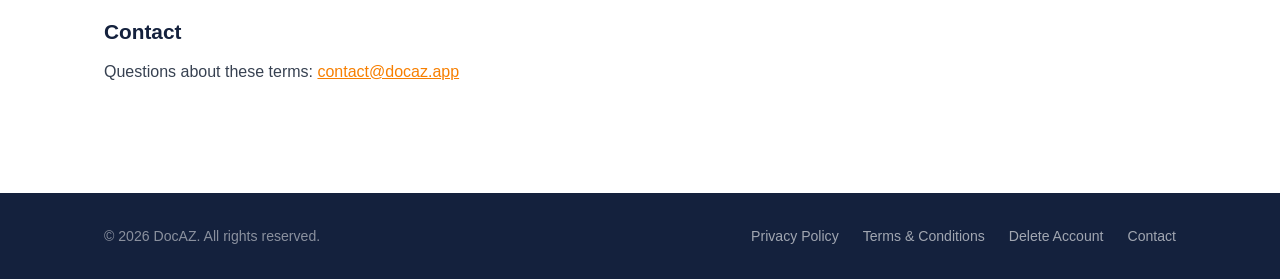
<file: terms.html>
<!DOCTYPE html>
<html lang="en">
<head>
  <meta charset="UTF-8" />
  <meta name="viewport" content="width=device-width, initial-scale=1.0" />
  <title>Terms &amp; Conditions – DocAZ</title>
  <link rel="icon" href="assets/img/favicon-32.png" sizes="32x32" type="image/png" />
  <link rel="icon" href="assets/img/favicon-16.png" sizes="16x16" type="image/png" />
  <link rel="apple-touch-icon" href="assets/img/apple-touch-icon.png" />
  <link rel="stylesheet" href="assets/css/style.css" />
</head>
<body>

  <header class="nav">
    <div class="container nav-inner">
      <a href="/" class="nav-logo">
        <img src="assets/img/header-wordmark-white.png" alt="DocAZ" class="nav-logo-img" />
      </a>
      <nav>
        <a href="index.html#features">Features</a>
        <a href="index.html#security">Security</a>
        <a href="index.html#pricing">Pricing</a>
        <a href="index.html#contact">Contact</a>
      </nav>
    </div>
  </header>

  <section class="page-hero">
    <div class="container">
      <h1>Terms &amp; Conditions</h1>
      <p>Last updated: September 22, 2026</p>
    </div>
  </section>

  <section class="page-content">
    <div class="container">
      <div class="draft-notice">
        These terms describe how DocAZ actually works, in plain language. They have not been reviewed by a lawyer for any specific jurisdiction - if you need terms certified for legal compliance in your region, have them reviewed by a professional.
      </div>

      <h2>Acceptance of these terms</h2>
      <p>By downloading, installing, or using DocAZ, you agree to these terms. If you don't agree, please don't use the app.</p>

      <h2>Using DocAZ</h2>
      <p>DocAZ is a document scanning and organization app. The free plan works fully offline, with no account required, and includes unlimited local scanning and storage, folders and tags, offline search, up to 5 active reminders, and manual backup export.</p>
      <p>A paid Premium subscription adds encrypted cloud backup, multi-device sync, and unlimited reminders. DocAZ does not show ads on any plan.</p>

      <h2>Subscriptions &amp; billing</h2>
      <p>Premium is billed monthly or yearly through Google Play Billing, at the price shown in the app at the time of purchase. Subscriptions renew automatically unless cancelled before the renewal date. You can view, manage, or cancel your subscription at any time from <a href="https://play.google.com/store/account/subscriptions" target="_blank" rel="noopener">Google Play's subscriptions page</a>. Refunds are handled by Google Play according to Google's own refund policy - DocAZ does not process payments or refunds directly.</p>

      <h2>Your content</h2>
      <p>You retain full ownership of every document you scan or import into DocAZ. We do not access, review, scan for content, or share your documents. Documents are encrypted on your device; if Premium cloud sync is on, they remain encrypted in transit and at rest - see our <a href="privacy.html">Privacy Policy</a> for detail.</p>
      <p>You're responsible for the legality of the content you store, and for keeping access to your device and account secure.</p>

      <h2>Acceptable use</h2>
      <p>DocAZ is intended for organizing your own personal or business documents. Don't use it to store or process content you don't have the right to possess, or in any way that violates applicable law.</p>

      <h2>Account &amp; termination</h2>
      <p>You can delete your account at any time from inside the app - see <a href="delete-account.html">Delete Account &amp; Data</a>. We may suspend or terminate accounts that violate these terms.</p>

      <h2>Disclaimer</h2>
      <p>DocAZ is provided "as is." While we build it carefully and encrypt your data, we can't guarantee the app will be error-free or uninterrupted. We recommend keeping your own backup export of anything irreplaceable, in addition to relying on the app.</p>

      <h2>Changes to these terms</h2>
      <p>If these terms change in a meaningful way, we'll update the date at the top of this page.</p>

      <h2>Contact</h2>
      <p>Questions about these terms: <a href="mailto:contact@docaz.app">contact@docaz.app</a></p>
    </div>
  </section>

  <footer class="footer">
    <div class="container footer-inner">
      <p>&copy; 2026 DocAZ. All rights reserved.</p>
      <div class="footer-links">
        <a href="privacy.html">Privacy Policy</a>
        <a href="terms.html">Terms &amp; Conditions</a>
        <a href="delete-account.html">Delete Account</a>
        <a href="mailto:contact@docaz.app">Contact</a>
      </div>
    </div>
  </footer>

</body>
</html>
</file>
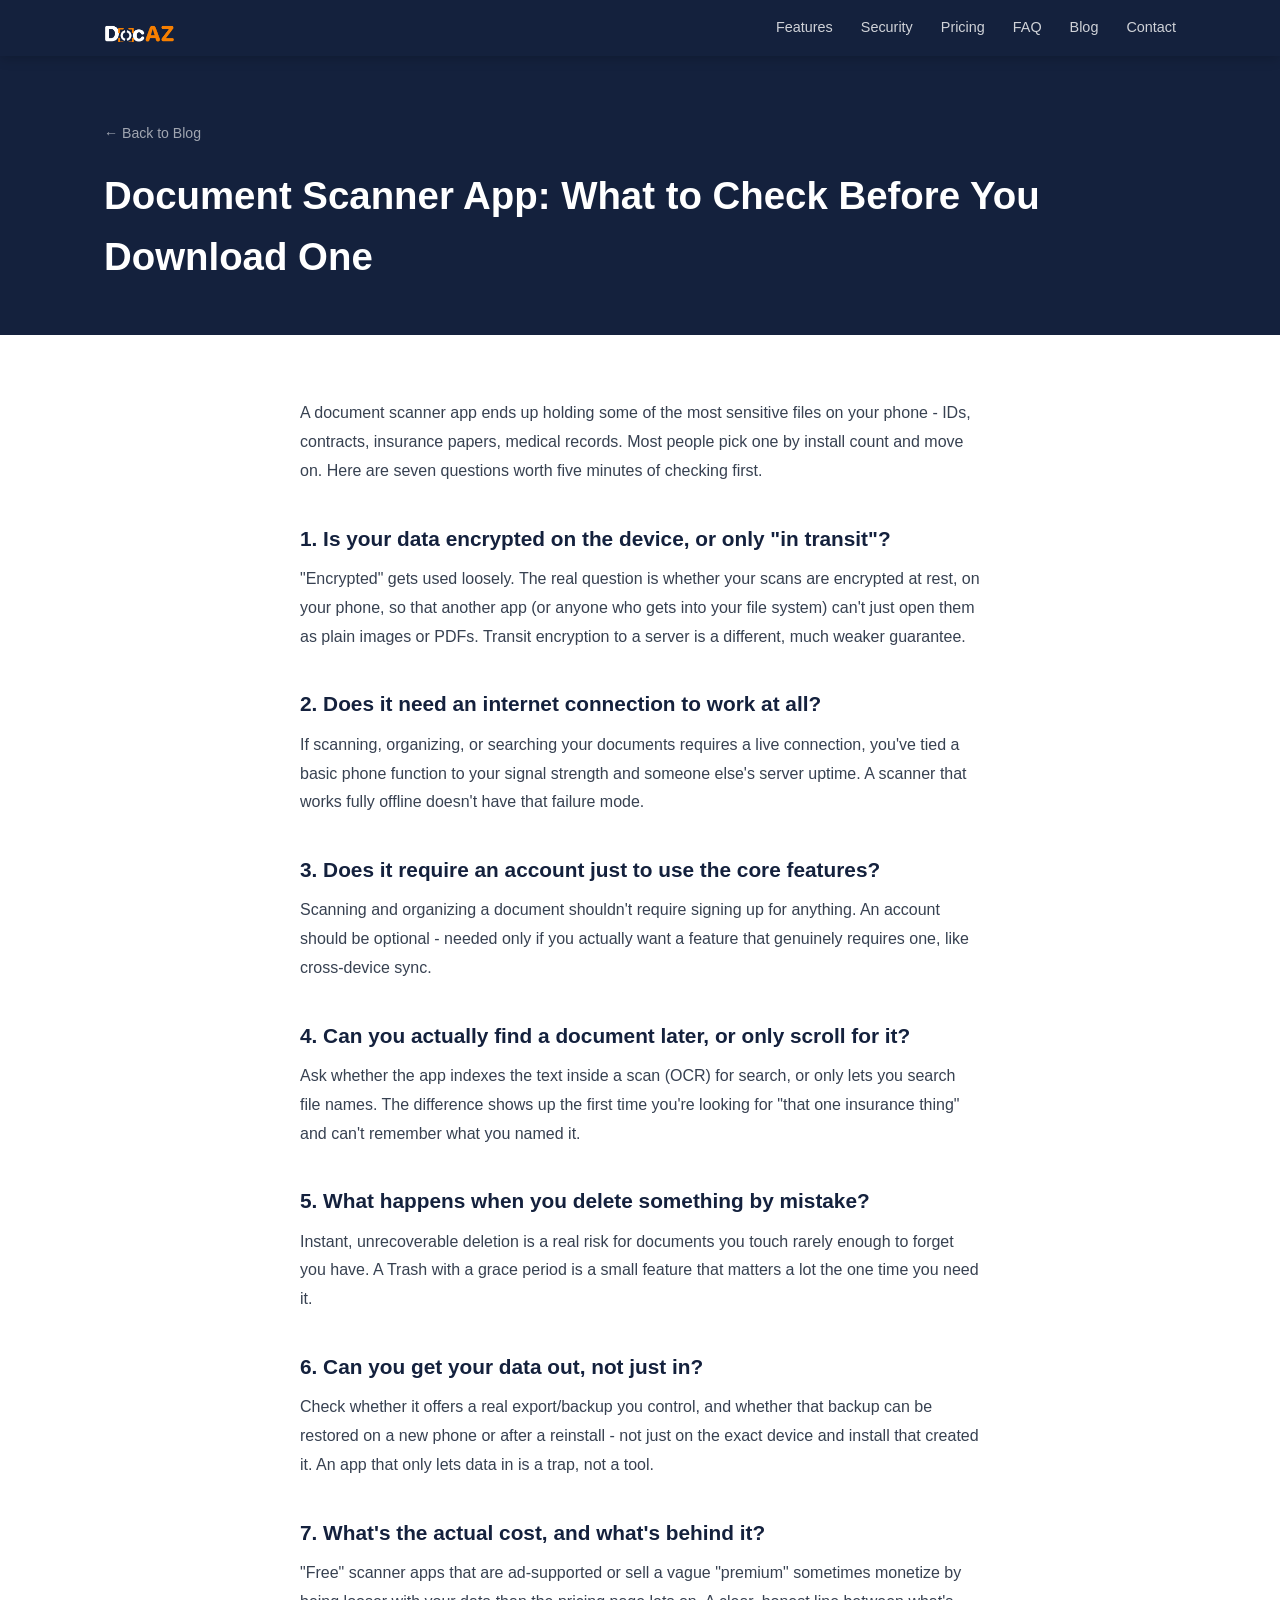
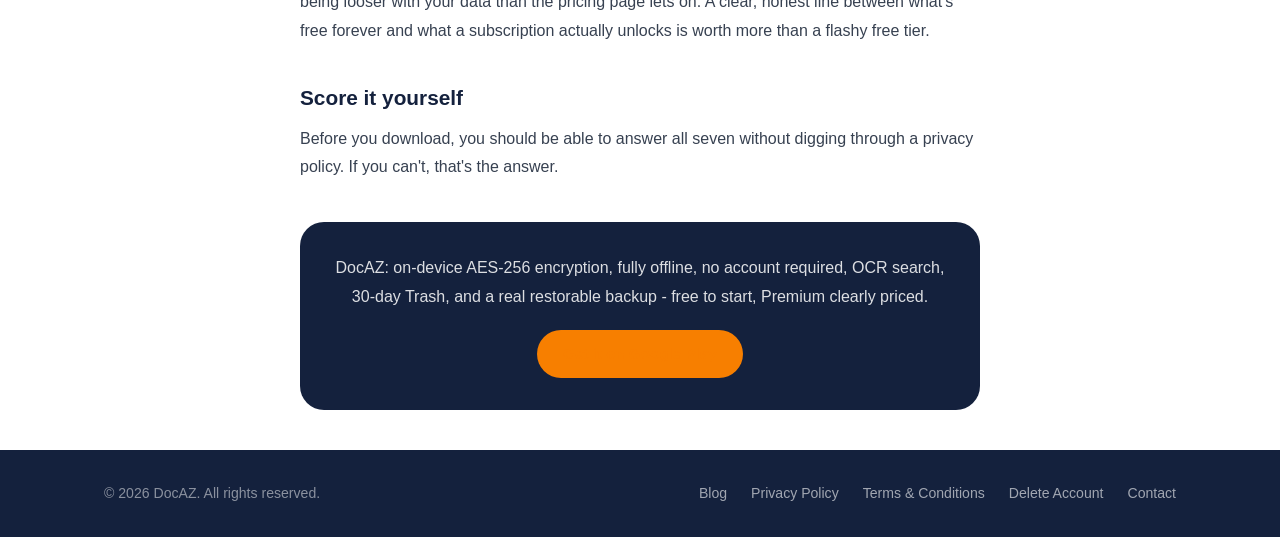
<file: blog/document-scanner-app-checklist.html>
<!DOCTYPE html>
<html lang="en">
<head>
  <meta charset="UTF-8" />
  <meta name="viewport" content="width=device-width, initial-scale=1.0" />
  <title>Document Scanner App: What to Check Before You Download One – DocAZ</title>
  <meta name="description" content="Seven questions worth answering before you trust a document scanner app with your IDs, contracts, and receipts." />
  <link rel="canonical" href="https://www.docaz.app/blog/document-scanner-app-checklist.html" />
  <link rel="icon" href="../assets/img/favicon-32.png" sizes="32x32" type="image/png" />
  <link rel="icon" href="../assets/img/favicon-16.png" sizes="16x16" type="image/png" />
  <link rel="apple-touch-icon" href="../assets/img/apple-touch-icon.png" />
  <link rel="stylesheet" href="../assets/css/style.css" />

  <meta property="og:type" content="article" />
  <meta property="og:url" content="https://www.docaz.app/blog/document-scanner-app-checklist.html" />
  <meta property="og:title" content="Document Scanner App: What to Check Before You Download One" />
  <meta property="og:description" content="Seven questions worth answering before you trust a document scanner app with your IDs, contracts, and receipts." />
  <meta property="og:image" content="https://www.docaz.app/assets/img/og-image.png" />
  <meta name="twitter:card" content="summary_large_image" />
</head>
<body>

  <header class="nav">
    <div class="container nav-inner">
      <a href="../" class="nav-logo">
        <img src="../assets/img/header-wordmark-white.png" alt="DocAZ" class="nav-logo-img" />
      </a>
      <nav>
        <a href="../#features">Features</a>
        <a href="../#security">Security</a>
        <a href="../#pricing">Pricing</a>
        <a href="../#faq">FAQ</a>
        <a href="./">Blog</a>
        <a href="../#contact">Contact</a>
      </nav>
    </div>
  </header>

  <section class="page-hero">
    <div class="container">
      <a href="./" class="back-link">← Back to Blog</a>
      <h1>Document Scanner App: What to Check Before You Download One</h1>
    </div>
  </section>

  <section class="blog-article">
    <div class="container">
      <div class="article-body">

        <p>A document scanner app ends up holding some of the most sensitive files on your phone - IDs, contracts, insurance papers, medical records. Most people pick one by install count and move on. Here are seven questions worth five minutes of checking first.</p>

        <h2>1. Is your data encrypted on the device, or only "in transit"?</h2>
        <p>"Encrypted" gets used loosely. The real question is whether your scans are encrypted at rest, on your phone, so that another app (or anyone who gets into your file system) can't just open them as plain images or PDFs. Transit encryption to a server is a different, much weaker guarantee.</p>

        <h2>2. Does it need an internet connection to work at all?</h2>
        <p>If scanning, organizing, or searching your documents requires a live connection, you've tied a basic phone function to your signal strength and someone else's server uptime. A scanner that works fully offline doesn't have that failure mode.</p>

        <h2>3. Does it require an account just to use the core features?</h2>
        <p>Scanning and organizing a document shouldn't require signing up for anything. An account should be optional - needed only if you actually want a feature that genuinely requires one, like cross-device sync.</p>

        <h2>4. Can you actually find a document later, or only scroll for it?</h2>
        <p>Ask whether the app indexes the text inside a scan (OCR) for search, or only lets you search file names. The difference shows up the first time you're looking for "that one insurance thing" and can't remember what you named it.</p>

        <h2>5. What happens when you delete something by mistake?</h2>
        <p>Instant, unrecoverable deletion is a real risk for documents you touch rarely enough to forget you have. A Trash with a grace period is a small feature that matters a lot the one time you need it.</p>

        <h2>6. Can you get your data out, not just in?</h2>
        <p>Check whether it offers a real export/backup you control, and whether that backup can be restored on a new phone or after a reinstall - not just on the exact device and install that created it. An app that only lets data in is a trap, not a tool.</p>

        <h2>7. What's the actual cost, and what's behind it?</h2>
        <p>"Free" scanner apps that are ad-supported or sell a vague "premium" sometimes monetize by being looser with your data than the pricing page lets on. A clear, honest line between what's free forever and what a subscription actually unlocks is worth more than a flashy free tier.</p>

        <h2>Score it yourself</h2>
        <p>Before you download, you should be able to answer all seven without digging through a privacy policy. If you can't, that's the answer.</p>

        <div class="article-cta">
          <p>DocAZ: on-device AES-256 encryption, fully offline, no account required, OCR search, 30-day Trash, and a real restorable backup - free to start, Premium clearly priced.</p>
          <a href="https://play.google.com/store/apps/details?id=com.docaz.app" class="btn btn-primary">Get it on Google Play</a>
        </div>

      </div>
    </div>
  </section>

  <footer class="footer">
    <div class="container footer-inner">
      <p>&copy; 2026 DocAZ. All rights reserved.</p>
      <div class="footer-links">
        <a href="./">Blog</a>
        <a href="../privacy.html">Privacy Policy</a>
        <a href="../terms.html">Terms &amp; Conditions</a>
        <a href="../delete-account.html">Delete Account</a>
        <a href="mailto:contact@docaz.app">Contact</a>
      </div>
    </div>
  </footer>

</body>
</html>
</file>
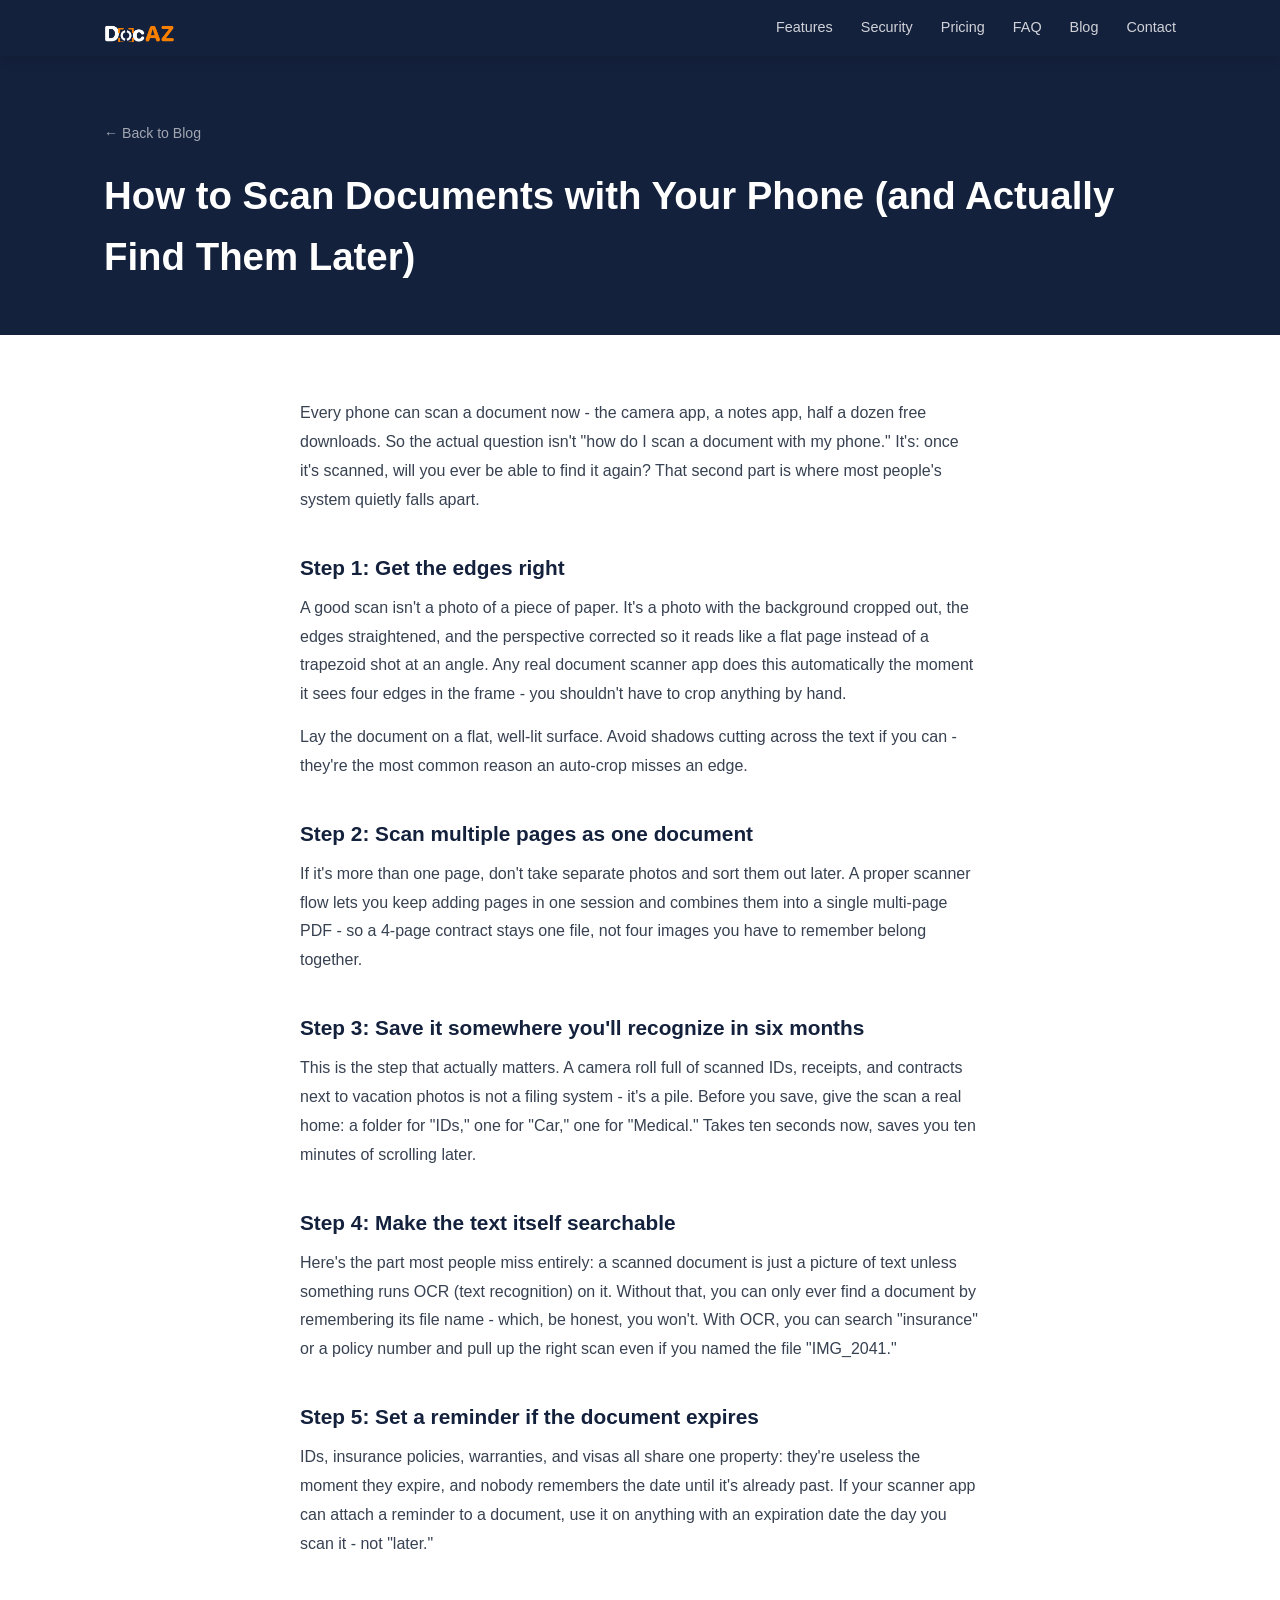
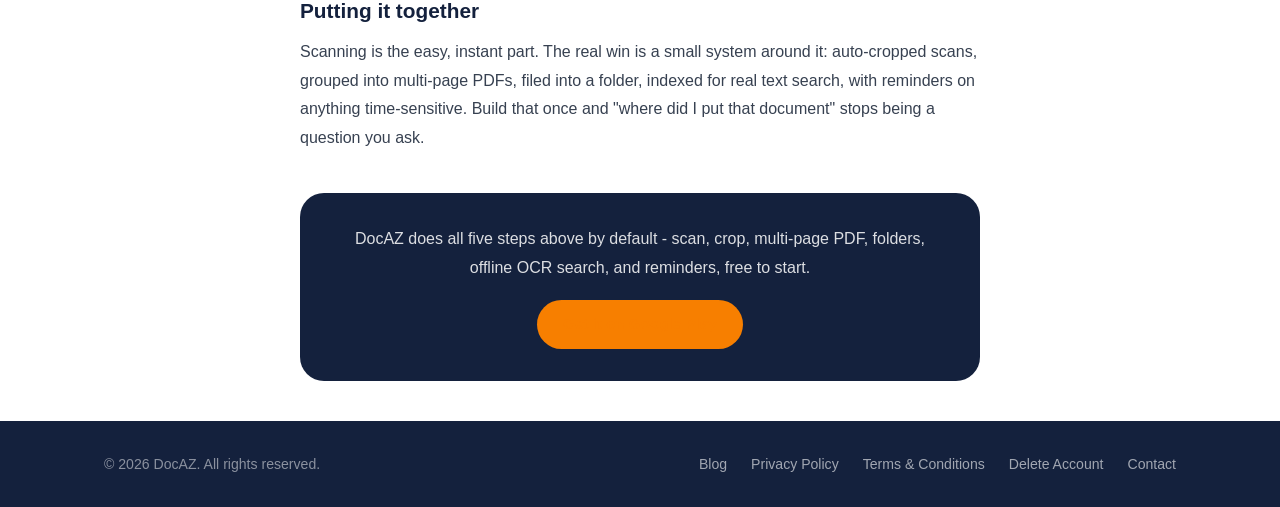
<file: blog/how-to-scan-documents-with-your-phone.html>
<!DOCTYPE html>
<html lang="en">
<head>
  <meta charset="UTF-8" />
  <meta name="viewport" content="width=device-width, initial-scale=1.0" />
  <title>How to Scan Documents with Your Phone (and Actually Find Them Later) – DocAZ</title>
  <meta name="description" content="A practical guide to scanning documents with your phone's camera - and the one step most scanner apps skip: being able to find the document again." />
  <link rel="canonical" href="https://www.docaz.app/blog/how-to-scan-documents-with-your-phone.html" />
  <link rel="icon" href="../assets/img/favicon-32.png" sizes="32x32" type="image/png" />
  <link rel="icon" href="../assets/img/favicon-16.png" sizes="16x16" type="image/png" />
  <link rel="apple-touch-icon" href="../assets/img/apple-touch-icon.png" />
  <link rel="stylesheet" href="../assets/css/style.css" />

  <meta property="og:type" content="article" />
  <meta property="og:url" content="https://www.docaz.app/blog/how-to-scan-documents-with-your-phone.html" />
  <meta property="og:title" content="How to Scan Documents with Your Phone (and Actually Find Them Later)" />
  <meta property="og:description" content="A practical guide to scanning documents with your phone's camera - and the one step most scanner apps skip: being able to find the document again." />
  <meta property="og:image" content="https://www.docaz.app/assets/img/og-image.png" />
  <meta name="twitter:card" content="summary_large_image" />
</head>
<body>

  <header class="nav">
    <div class="container nav-inner">
      <a href="../" class="nav-logo">
        <img src="../assets/img/header-wordmark-white.png" alt="DocAZ" class="nav-logo-img" />
      </a>
      <nav>
        <a href="../#features">Features</a>
        <a href="../#security">Security</a>
        <a href="../#pricing">Pricing</a>
        <a href="../#faq">FAQ</a>
        <a href="./">Blog</a>
        <a href="../#contact">Contact</a>
      </nav>
    </div>
  </header>

  <section class="page-hero">
    <div class="container">
      <a href="./" class="back-link">← Back to Blog</a>
      <h1>How to Scan Documents with Your Phone (and Actually Find Them Later)</h1>
    </div>
  </section>

  <section class="blog-article">
    <div class="container">
      <div class="article-body">

        <p>Every phone can scan a document now - the camera app, a notes app, half a dozen free downloads. So the actual question isn't "how do I scan a document with my phone." It's: once it's scanned, will you ever be able to find it again? That second part is where most people's system quietly falls apart.</p>

        <h2>Step 1: Get the edges right</h2>
        <p>A good scan isn't a photo of a piece of paper. It's a photo with the background cropped out, the edges straightened, and the perspective corrected so it reads like a flat page instead of a trapezoid shot at an angle. Any real document scanner app does this automatically the moment it sees four edges in the frame - you shouldn't have to crop anything by hand.</p>
        <p>Lay the document on a flat, well-lit surface. Avoid shadows cutting across the text if you can - they're the most common reason an auto-crop misses an edge.</p>

        <h2>Step 2: Scan multiple pages as one document</h2>
        <p>If it's more than one page, don't take separate photos and sort them out later. A proper scanner flow lets you keep adding pages in one session and combines them into a single multi-page PDF - so a 4-page contract stays one file, not four images you have to remember belong together.</p>

        <h2>Step 3: Save it somewhere you'll recognize in six months</h2>
        <p>This is the step that actually matters. A camera roll full of scanned IDs, receipts, and contracts next to vacation photos is not a filing system - it's a pile. Before you save, give the scan a real home: a folder for "IDs," one for "Car," one for "Medical." Takes ten seconds now, saves you ten minutes of scrolling later.</p>

        <h2>Step 4: Make the text itself searchable</h2>
        <p>Here's the part most people miss entirely: a scanned document is just a picture of text unless something runs OCR (text recognition) on it. Without that, you can only ever find a document by remembering its file name - which, be honest, you won't. With OCR, you can search "insurance" or a policy number and pull up the right scan even if you named the file "IMG_2041."</p>

        <h2>Step 5: Set a reminder if the document expires</h2>
        <p>IDs, insurance policies, warranties, and visas all share one property: they're useless the moment they expire, and nobody remembers the date until it's already past. If your scanner app can attach a reminder to a document, use it on anything with an expiration date the day you scan it - not "later."</p>

        <h2>Putting it together</h2>
        <p>Scanning is the easy, instant part. The real win is a small system around it: auto-cropped scans, grouped into multi-page PDFs, filed into a folder, indexed for real text search, with reminders on anything time-sensitive. Build that once and "where did I put that document" stops being a question you ask.</p>

        <div class="article-cta">
          <p>DocAZ does all five steps above by default - scan, crop, multi-page PDF, folders, offline OCR search, and reminders, free to start.</p>
          <a href="https://play.google.com/store/apps/details?id=com.docaz.app" class="btn btn-primary">Get it on Google Play</a>
        </div>

      </div>
    </div>
  </section>

  <footer class="footer">
    <div class="container footer-inner">
      <p>&copy; 2026 DocAZ. All rights reserved.</p>
      <div class="footer-links">
        <a href="./">Blog</a>
        <a href="../privacy.html">Privacy Policy</a>
        <a href="../terms.html">Terms &amp; Conditions</a>
        <a href="../delete-account.html">Delete Account</a>
        <a href="mailto:contact@docaz.app">Contact</a>
      </div>
    </div>
  </footer>

</body>
</html>
</file>
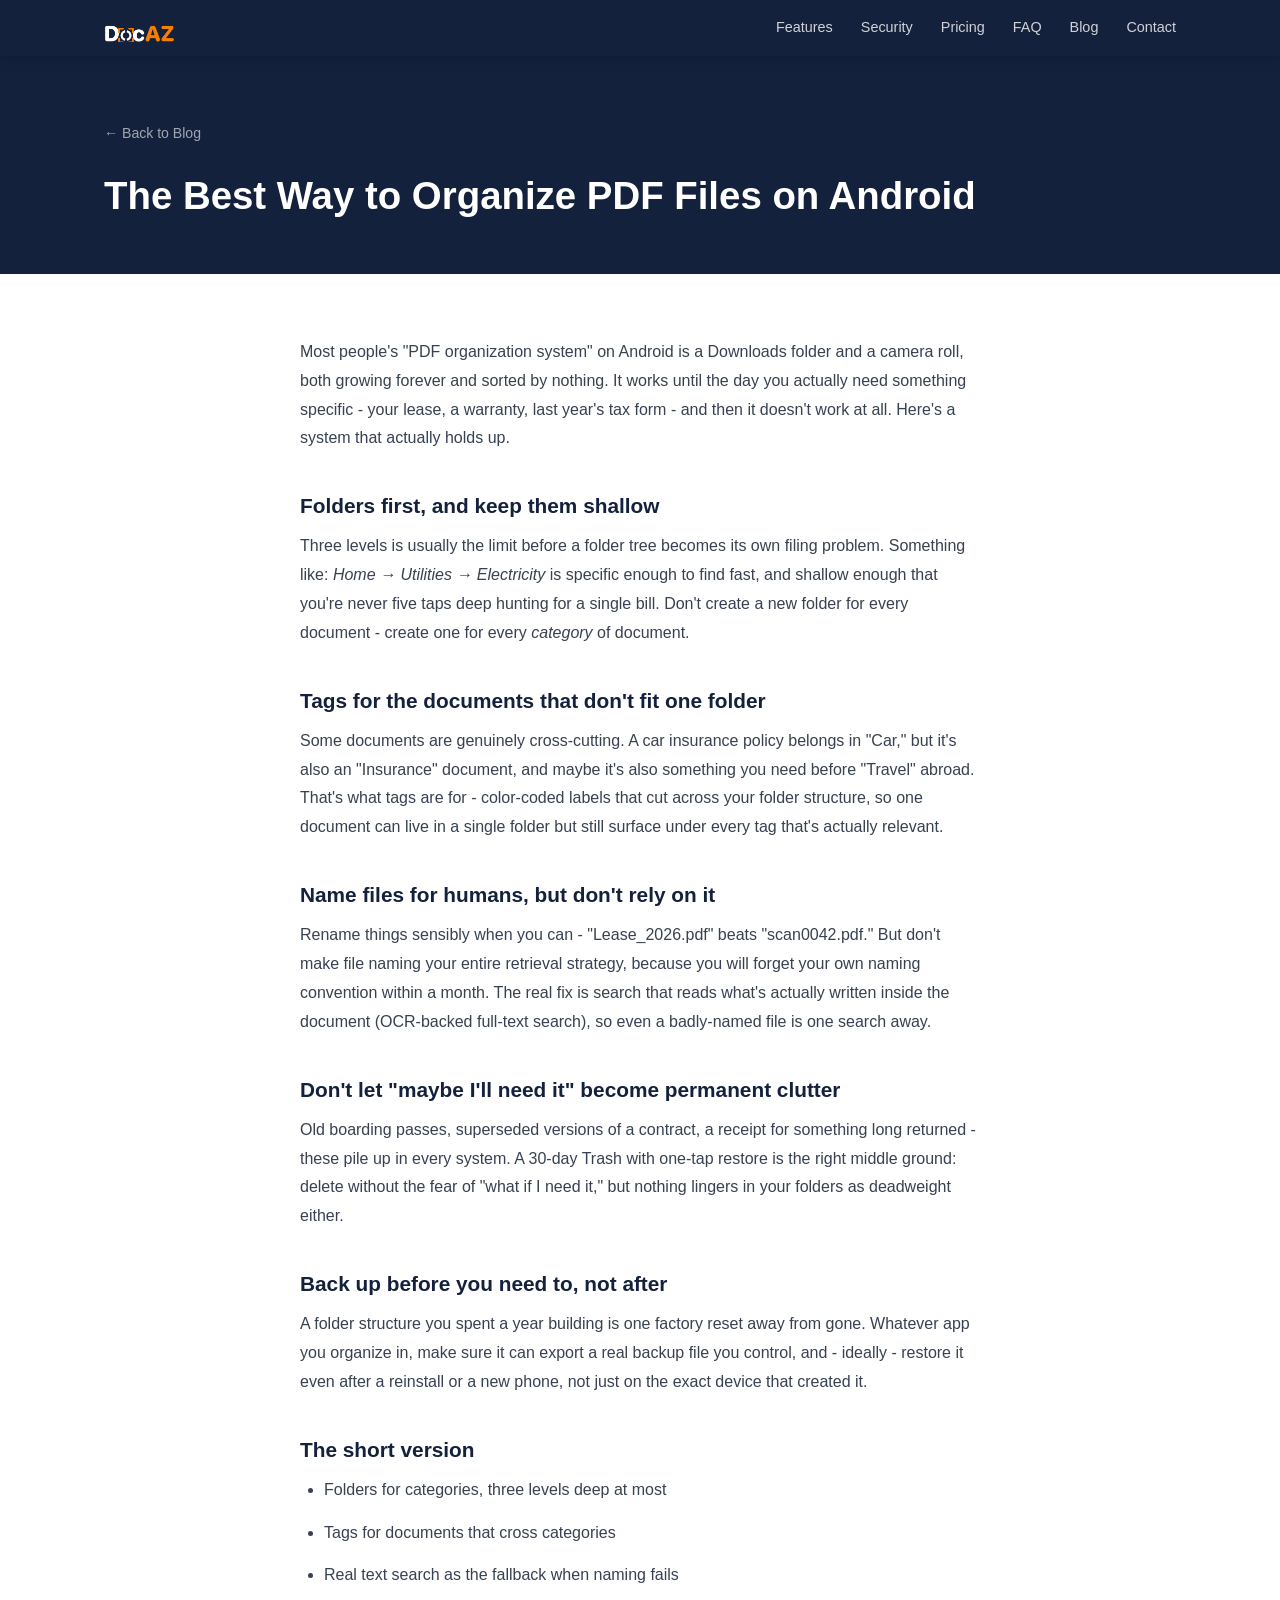
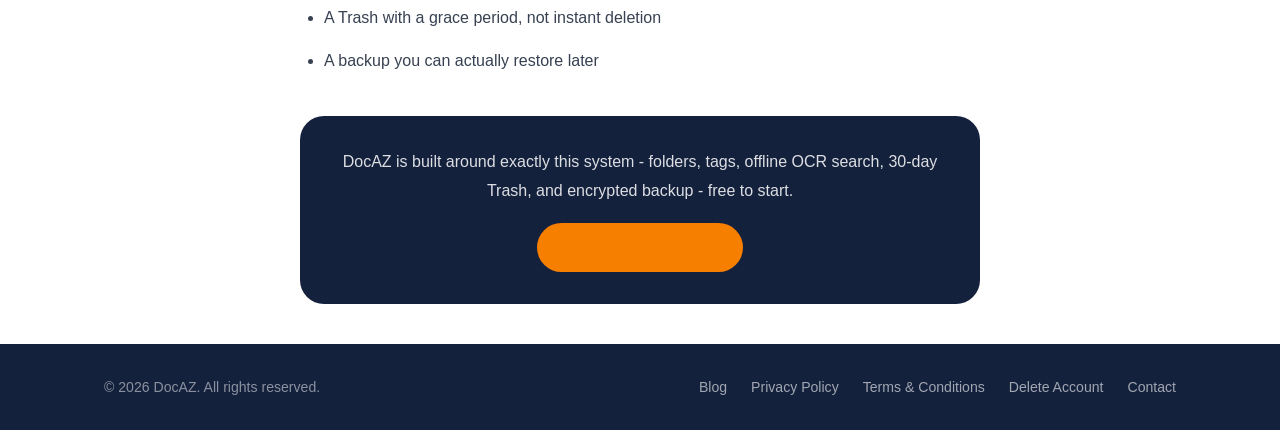
<file: blog/organize-pdf-files-on-android.html>
<!DOCTYPE html>
<html lang="en">
<head>
  <meta charset="UTF-8" />
  <meta name="viewport" content="width=device-width, initial-scale=1.0" />
  <title>The Best Way to Organize PDF Files on Android – DocAZ</title>
  <meta name="description" content="Folders, tags, or one giant pile? A practical system for organizing PDF files and scanned documents on Android so you can actually find them again." />
  <link rel="canonical" href="https://www.docaz.app/blog/organize-pdf-files-on-android.html" />
  <link rel="icon" href="../assets/img/favicon-32.png" sizes="32x32" type="image/png" />
  <link rel="icon" href="../assets/img/favicon-16.png" sizes="16x16" type="image/png" />
  <link rel="apple-touch-icon" href="../assets/img/apple-touch-icon.png" />
  <link rel="stylesheet" href="../assets/css/style.css" />

  <meta property="og:type" content="article" />
  <meta property="og:url" content="https://www.docaz.app/blog/organize-pdf-files-on-android.html" />
  <meta property="og:title" content="The Best Way to Organize PDF Files on Android" />
  <meta property="og:description" content="Folders, tags, or one giant pile? A practical system for organizing PDF files and scanned documents on Android so you can actually find them again." />
  <meta property="og:image" content="https://www.docaz.app/assets/img/og-image.png" />
  <meta name="twitter:card" content="summary_large_image" />
</head>
<body>

  <header class="nav">
    <div class="container nav-inner">
      <a href="../" class="nav-logo">
        <img src="../assets/img/header-wordmark-white.png" alt="DocAZ" class="nav-logo-img" />
      </a>
      <nav>
        <a href="../#features">Features</a>
        <a href="../#security">Security</a>
        <a href="../#pricing">Pricing</a>
        <a href="../#faq">FAQ</a>
        <a href="./">Blog</a>
        <a href="../#contact">Contact</a>
      </nav>
    </div>
  </header>

  <section class="page-hero">
    <div class="container">
      <a href="./" class="back-link">← Back to Blog</a>
      <h1>The Best Way to Organize PDF Files on Android</h1>
    </div>
  </section>

  <section class="blog-article">
    <div class="container">
      <div class="article-body">

        <p>Most people's "PDF organization system" on Android is a Downloads folder and a camera roll, both growing forever and sorted by nothing. It works until the day you actually need something specific - your lease, a warranty, last year's tax form - and then it doesn't work at all. Here's a system that actually holds up.</p>

        <h2>Folders first, and keep them shallow</h2>
        <p>Three levels is usually the limit before a folder tree becomes its own filing problem. Something like: <em>Home → Utilities → Electricity</em> is specific enough to find fast, and shallow enough that you're never five taps deep hunting for a single bill. Don't create a new folder for every document - create one for every <em>category</em> of document.</p>

        <h2>Tags for the documents that don't fit one folder</h2>
        <p>Some documents are genuinely cross-cutting. A car insurance policy belongs in "Car," but it's also an "Insurance" document, and maybe it's also something you need before "Travel" abroad. That's what tags are for - color-coded labels that cut across your folder structure, so one document can live in a single folder but still surface under every tag that's actually relevant.</p>

        <h2>Name files for humans, but don't rely on it</h2>
        <p>Rename things sensibly when you can - "Lease_2026.pdf" beats "scan0042.pdf." But don't make file naming your entire retrieval strategy, because you will forget your own naming convention within a month. The real fix is search that reads what's actually written inside the document (OCR-backed full-text search), so even a badly-named file is one search away.</p>

        <h2>Don't let "maybe I'll need it" become permanent clutter</h2>
        <p>Old boarding passes, superseded versions of a contract, a receipt for something long returned - these pile up in every system. A 30-day Trash with one-tap restore is the right middle ground: delete without the fear of "what if I need it," but nothing lingers in your folders as deadweight either.</p>

        <h2>Back up before you need to, not after</h2>
        <p>A folder structure you spent a year building is one factory reset away from gone. Whatever app you organize in, make sure it can export a real backup file you control, and - ideally - restore it even after a reinstall or a new phone, not just on the exact device that created it.</p>

        <h2>The short version</h2>
        <ul>
          <li>Folders for categories, three levels deep at most</li>
          <li>Tags for documents that cross categories</li>
          <li>Real text search as the fallback when naming fails</li>
          <li>A Trash with a grace period, not instant deletion</li>
          <li>A backup you can actually restore later</li>
        </ul>

        <div class="article-cta">
          <p>DocAZ is built around exactly this system - folders, tags, offline OCR search, 30-day Trash, and encrypted backup - free to start.</p>
          <a href="https://play.google.com/store/apps/details?id=com.docaz.app" class="btn btn-primary">Get it on Google Play</a>
        </div>

      </div>
    </div>
  </section>

  <footer class="footer">
    <div class="container footer-inner">
      <p>&copy; 2026 DocAZ. All rights reserved.</p>
      <div class="footer-links">
        <a href="./">Blog</a>
        <a href="../privacy.html">Privacy Policy</a>
        <a href="../terms.html">Terms &amp; Conditions</a>
        <a href="../delete-account.html">Delete Account</a>
        <a href="mailto:contact@docaz.app">Contact</a>
      </div>
    </div>
  </footer>

</body>
</html>
</file>
<file: assets/css/style.css>
/* ── Reset & Base ─────────────────────────────────────────────────────────── */
*, *::before, *::after { box-sizing: border-box; margin: 0; padding: 0; }

:root {
  --navy:         #14213D;
  --navy-light:   #1F3661;
  --navy-900:     #0B1424;
  --orange:       #F77F00;
  --orange-light: #FFA23C;
  --white:        #FFFFFF;
  --gray-50:      #F5F6F8;
  --gray-100:     #EAECF0;
  --gray-400:     #94A3B8;
  --gray-700:     #374151;
  --text:         #10182B;
  --radius:       16px;
  --radius-lg:    24px;
  --shadow:       0 4px 24px rgba(20,33,61,.10);
  --shadow-lg:    0 8px 40px rgba(20,33,61,.18);
}

html { scroll-behavior: smooth; }

body {
  font-family: -apple-system, BlinkMacSystemFont, 'Segoe UI', Roboto, sans-serif;
  color: var(--text);
  background: var(--white);
  line-height: 1.6;
}

.container { max-width: 1120px; margin: 0 auto; padding: 0 24px; }

/* ── Nav ──────────────────────────────────────────────────────────────────── */
.nav {
  position: sticky; top: 0; z-index: 100;
  background: var(--navy);
  box-shadow: 0 2px 12px rgba(0,0,0,.2);
}
.nav-inner {
  display: flex; align-items: center; justify-content: space-between;
  padding: 14px 24px;
}
.nav-logo { display: flex; align-items: center; text-decoration: none; }
.nav-logo-img { height: 28px; width: auto; display: block; }
.nav nav { display: flex; gap: 28px; align-items: center; }
.nav nav a {
  color: rgba(255,255,255,.8);
  text-decoration: none; font-size: .9rem; font-weight: 500;
  transition: color .2s;
}
.nav nav a:hover { color: var(--orange-light); }

/* ── Buttons ──────────────────────────────────────────────────────────────── */
.btn {
  display: inline-flex; align-items: center; gap: 8px;
  padding: 12px 26px; border-radius: 999px;
  font-size: .95rem; font-weight: 600;
  text-decoration: none; cursor: pointer;
  transition: transform .15s, box-shadow .15s;
  border: none;
}
.btn:hover { transform: translateY(-2px); box-shadow: var(--shadow-lg); }

.btn-primary { background: var(--orange); color: var(--white); }
.btn-primary:hover { background: var(--orange-light); }

.btn-outline {
  background: transparent; color: var(--white);
  border: 2px solid rgba(255,255,255,.4);
}
.btn-outline:hover { border-color: var(--white); }

.btn-large { padding: 16px 32px; font-size: 1rem; }

/* ── Hero ─────────────────────────────────────────────────────────────────── */
.hero {
  background: linear-gradient(135deg, var(--navy) 0%, var(--navy-light) 100%);
  padding: 84px 0 100px;
  overflow: hidden;
}
.hero-inner {
  display: grid; grid-template-columns: 1.1fr 0.9fr;
  gap: 60px; align-items: center;
}
.eyebrow {
  display: inline-block;
  background: rgba(247,127,0,.15);
  color: var(--orange-light);
  font-size: .8rem; font-weight: 700;
  letter-spacing: .04em; text-transform: uppercase;
  padding: 6px 14px; border-radius: 999px;
  margin-bottom: 20px;
}
.hero-text { color: var(--white); }
.hero-text h1 { font-size: 3rem; line-height: 1.18; margin-bottom: 20px; font-weight: 800; }
.hero-text .accent { color: var(--orange); }
.hero-text p { font-size: 1.1rem; color: rgba(255,255,255,.8); margin-bottom: 36px; max-width: 480px; }
.hero-cta { display: flex; gap: 16px; flex-wrap: wrap; }
.hero-note { margin-top: 18px; font-size: .85rem; color: rgba(255,255,255,.55); }

/* Phone mockup: live reel of real app screenshots */
.hero-image { display: flex; flex-direction: column; align-items: center; gap: 16px; }
.reel { display: flex; align-items: center; gap: 14px; }
.reel-scrub {
  width: 30px; height: 30px; border-radius: 999px; flex: none; cursor: pointer;
  background: rgba(255,255,255,.08); border: 1px solid rgba(255,255,255,.18);
  color: var(--white); font-size: 15px; display: flex; align-items: center; justify-content: center;
  transition: background .15s;
}
.reel-scrub:hover { background: rgba(255,255,255,.16); }
.phone-mockup {
  width: 260px; height: 540px;
  background: var(--navy-900);
  border-radius: 44px;
  border: 6px solid rgba(255,255,255,.15);
  box-shadow: 0 32px 80px rgba(0,0,0,.4), inset 0 0 0 1px rgba(255,255,255,.05);
  display: flex; align-items: center; justify-content: center;
  position: relative;
}
.phone-mockup::before {
  content: ''; position: absolute; top: 16px; left: 50%; transform: translateX(-50%); z-index: 2;
  width: 70px; height: 6px;
  background: rgba(255,255,255,.2); border-radius: 3px;
}
.phone-screen {
  width: 100%; height: 100%;
  border-radius: 38px;
  overflow: hidden;
  position: relative;
  background: var(--white);
}
.phone-screen img {
  position: absolute; inset: 0; width: 100%; height: 100%;
  object-fit: cover; object-position: top center;
  opacity: 0; transition: opacity .5s ease;
}
.phone-screen img.on { opacity: 1; }
.reel-dots { display: flex; gap: 6px; }
.reel-dot {
  width: 6px; height: 6px; border-radius: 999px; border: none; cursor: pointer; padding: 0;
  background: rgba(255,255,255,.25);
}
.reel-dot.active { background: var(--orange); width: 18px; transition: width .2s ease; }

/* ── Section headings ─────────────────────────────────────────────────────── */
.section-title { font-size: 2.2rem; font-weight: 800; text-align: center; color: var(--navy); margin-bottom: 12px; }
.section-sub { text-align: center; color: var(--gray-400); font-size: 1.05rem; margin-bottom: 60px; max-width: 620px; margin-left: auto; margin-right: auto; }

/* ── Features ─────────────────────────────────────────────────────────────── */
.features { padding: 96px 0; background: var(--gray-50); }
.features-grid {
  display: grid;
  grid-template-columns: repeat(3, 1fr);
  gap: 24px;
}
.feature-card {
  background: var(--white);
  border-radius: var(--radius);
  padding: 32px 28px;
  box-shadow: var(--shadow);
  transition: transform .2s, box-shadow .2s;
}
.feature-card:hover { transform: translateY(-4px); box-shadow: var(--shadow-lg); }
.feature-icon { font-size: 2.4rem; margin-bottom: 16px; }
.feature-card h3 { font-size: 1.1rem; font-weight: 700; color: var(--navy); margin-bottom: 8px; }
.feature-card p { font-size: .92rem; color: var(--gray-700); line-height: 1.65; }

/* ── Security ─────────────────────────────────────────────────────────────── */
.security { padding: 96px 0; background: var(--white); }
.security-inner {
  display: grid; grid-template-columns: 1fr 1fr; gap: 56px; align-items: center;
}
.security-list { list-style: none; display: flex; flex-direction: column; gap: 22px; }
.security-list li { display: flex; gap: 16px; align-items: flex-start; }
.security-list .icon {
  width: 40px; height: 40px; flex-shrink: 0; border-radius: 12px;
  background: rgba(247,127,0,.12); color: var(--orange);
  display: flex; align-items: center; justify-content: center; font-size: 1.2rem;
}
.security-list h4 { font-size: 1rem; font-weight: 700; color: var(--navy); margin-bottom: 4px; }
.security-list p { font-size: .92rem; color: var(--gray-700); }
.security-card {
  background: var(--navy);
  border-radius: var(--radius-lg);
  padding: 40px;
  color: var(--white);
}
.security-card .lock { font-size: 2.6rem; margin-bottom: 16px; }
.security-card h3 { font-size: 1.3rem; font-weight: 800; margin-bottom: 12px; }
.security-card p { color: rgba(255,255,255,.75); font-size: .95rem; margin-bottom: 10px; }
.security-card .note { font-size: .8rem; color: rgba(255,255,255,.5); margin-top: 16px; }

/* ── Pricing ──────────────────────────────────────────────────────────────── */
.pricing { padding: 96px 0; background: var(--gray-50); }
.pricing-grid {
  display: grid; grid-template-columns: 1fr 1fr; gap: 28px;
  max-width: 780px; margin: 0 auto;
}
.pricing-card {
  background: var(--white); border-radius: var(--radius-lg);
  padding: 36px 32px; box-shadow: var(--shadow);
  display: flex; flex-direction: column;
}
.pricing-card.highlight {
  background: var(--navy); color: var(--white); box-shadow: var(--shadow-lg);
  position: relative;
}
.pricing-badge {
  position: absolute; top: -14px; right: 28px;
  background: var(--orange); color: var(--white);
  font-size: .75rem; font-weight: 700; letter-spacing: .03em;
  padding: 6px 14px; border-radius: 999px;
}
.pricing-card h3 { font-size: 1.1rem; font-weight: 700; margin-bottom: 4px; }
.pricing-card .price { font-size: 2.2rem; font-weight: 800; margin: 12px 0 4px; }
.pricing-card .price span { font-size: .95rem; font-weight: 500; opacity: .7; }
.pricing-card .price-sub { font-size: .82rem; opacity: .65; margin-bottom: 20px; }
.pricing-card ul { list-style: none; display: flex; flex-direction: column; gap: 10px; margin-top: 8px; }
.pricing-card li { font-size: .92rem; padding-left: 24px; position: relative; }
.pricing-card li::before { content: "✓"; position: absolute; left: 0; color: var(--orange); font-weight: 700; }
.pricing-card.highlight li::before { color: var(--orange-light); }
.pricing-card:not(.highlight) p, .pricing-card:not(.highlight) li { color: var(--gray-700); }

/* ── Roadmap ──────────────────────────────────────────────────────────────── */
.roadmap { padding: 96px 0; background: var(--white); }
.roadmap-grid { display: grid; grid-template-columns: repeat(4, 1fr); gap: 20px; }
.roadmap-card {
  background: var(--gray-50); border-radius: var(--radius);
  padding: 26px 22px;
}
.roadmap-card .phase {
  display: inline-block; font-size: .72rem; font-weight: 700;
  color: var(--orange); text-transform: uppercase; letter-spacing: .04em;
  margin-bottom: 10px;
}
.roadmap-card h4 { font-size: .98rem; font-weight: 700; color: var(--navy); margin-bottom: 6px; }
.roadmap-card p { font-size: .85rem; color: var(--gray-700); }

/* ── Download ─────────────────────────────────────────────────────────────── */
.download {
  background: linear-gradient(135deg, var(--navy-light) 0%, var(--navy) 100%);
  padding: 96px 0;
  text-align: center;
}
.download h2 { font-size: 2.4rem; font-weight: 800; margin-bottom: 16px; color: var(--white); }
.download p { font-size: 1.05rem; color: rgba(255,255,255,.8); margin-bottom: 32px; max-width: 520px; margin-left: auto; margin-right: auto; }
.download-status {
  display: inline-flex; align-items: center; gap: 10px;
  background: rgba(255,255,255,.08);
  border: 1px solid rgba(255,255,255,.15);
  padding: 12px 24px; border-radius: 999px;
  color: rgba(255,255,255,.85); font-size: .9rem; font-weight: 600;
  margin-bottom: 28px;
}
.download-status .pulse {
  width: 8px; height: 8px; border-radius: 999px; background: var(--orange);
}

/* ── Contact ──────────────────────────────────────────────────────────────── */
.contact { padding: 96px 0; }
.contact-inner { text-align: center; }
.contact-inner h2 { font-size: 2rem; font-weight: 800; color: var(--navy); margin-bottom: 12px; }
.contact-inner p { color: var(--gray-400); margin-bottom: 40px; font-size: 1.05rem; }
.contact-links { display: flex; gap: 32px; justify-content: center; flex-wrap: wrap; }
.contact-link {
  display: flex; align-items: center; gap: 10px;
  font-size: 1rem; font-weight: 600; color: var(--navy);
  text-decoration: none; padding: 14px 28px;
  border: 2px solid var(--gray-100); border-radius: 999px;
  transition: border-color .2s, color .2s;
}
.contact-link:hover { border-color: var(--orange); color: var(--orange); }
.contact-icon { font-size: 1.3rem; }

/* ── Footer ───────────────────────────────────────────────────────────────── */
.footer { background: var(--navy); padding: 32px 0; }
.footer-inner {
  display: flex; align-items: center; justify-content: space-between;
  flex-wrap: wrap; gap: 12px;
}
.footer p { color: rgba(255,255,255,.5); font-size: .88rem; }
.footer-links { display: flex; gap: 24px; }
.footer-links a { color: rgba(255,255,255,.6); text-decoration: none; font-size: .88rem; transition: color .2s; }
.footer-links a:hover { color: var(--orange-light); }

/* ── FAQ ──────────────────────────────────────────────────────────────────── */
.faq { padding: 96px 0; background: var(--white); }
.faq-list { max-width: 740px; margin: 0 auto; display: flex; flex-direction: column; gap: 12px; }
.faq-item {
  background: var(--gray-50); border-radius: var(--radius);
  padding: 4px 24px; border: 1px solid var(--gray-100);
}
.faq-item summary {
  font-weight: 700; color: var(--navy); font-size: 1rem;
  padding: 20px 0; cursor: pointer; list-style: none;
  display: flex; align-items: center; justify-content: space-between; gap: 16px;
}
.faq-item summary::-webkit-details-marker { display: none; }
.faq-item summary::after {
  content: "+"; font-size: 1.4rem; font-weight: 400; color: var(--orange); flex-shrink: 0;
}
.faq-item[open] summary::after { content: "–"; }
.faq-item p { color: var(--gray-700); padding: 0 0 20px; margin: -8px 0 0; }

/* ── Blog ─────────────────────────────────────────────────────────────────── */
.blog-grid { display: grid; grid-template-columns: repeat(3, 1fr); gap: 24px; }
.blog-card {
  background: var(--white); border-radius: var(--radius);
  padding: 28px 26px; box-shadow: var(--shadow);
  text-decoration: none; display: flex; flex-direction: column; gap: 10px;
  transition: transform .2s, box-shadow .2s;
}
.blog-card:hover { transform: translateY(-4px); box-shadow: var(--shadow-lg); }
.blog-card .blog-tag {
  font-size: .72rem; font-weight: 700; color: var(--orange);
  text-transform: uppercase; letter-spacing: .04em;
}
.blog-card h3 { font-size: 1.1rem; font-weight: 700; color: var(--navy); }
.blog-card p { font-size: .9rem; color: var(--gray-700); line-height: 1.6; }
.blog-article { padding: 64px 0 40px; }
.blog-article .article-body { max-width: 680px; margin: 0 auto; }
.article-body h2 { font-size: 1.3rem; font-weight: 700; color: var(--navy); margin: 36px 0 10px; }
.article-body h2:first-child { margin-top: 0; }
.article-body p, .article-body li { color: var(--gray-700); line-height: 1.8; margin-bottom: 14px; font-size: 1rem; }
.article-body ul, .article-body ol { padding-left: 24px; margin-bottom: 14px; }
.article-body a { color: var(--orange); }
.article-cta {
  background: var(--navy); border-radius: var(--radius-lg);
  padding: 32px; text-align: center; margin: 40px 0 0;
}
.article-cta p { color: rgba(255,255,255,.85); margin-bottom: 18px; }
.back-link { display: inline-block; margin-bottom: 20px; color: rgba(255,255,255,.6); text-decoration: none; font-size: .88rem; }
.back-link:hover { color: var(--white); }

/* ── Pages (privacy, terms) ───────────────────────────────────────────────── */
.page-hero {
  background: var(--navy);
  padding: 64px 0 48px;
  color: var(--white);
}
.page-hero h1 { font-size: 2.4rem; font-weight: 800; }
.page-hero p { color: rgba(255,255,255,.7); margin-top: 8px; }

.page-content { padding: 64px 0 96px; }
.page-content h2 { font-size: 1.3rem; font-weight: 700; color: var(--navy); margin: 36px 0 10px; }
.page-content h2:first-child { margin-top: 0; }
.page-content p, .page-content li { color: var(--gray-700); line-height: 1.8; margin-bottom: 10px; }
.page-content ul { padding-left: 24px; }
.page-content a { color: var(--orange); }
.draft-notice {
  background: rgba(247,127,0,.1);
  border: 1px solid rgba(247,127,0,.3);
  border-radius: var(--radius);
  padding: 16px 20px;
  font-size: .88rem;
  color: var(--gray-700);
  margin-bottom: 32px;
}

/* ── Responsive ───────────────────────────────────────────────────────────── */
@media (max-width: 900px) {
  .hero-inner { grid-template-columns: 1fr; text-align: center; }
  .hero-text h1 { font-size: 2.2rem; }
  .hero-text p { margin-left: auto; margin-right: auto; }
  .hero-cta { justify-content: center; }
  .hero-image { margin-top: 12px; }
  .phone-mockup { width: 220px; height: 458px; }
  .features-grid { grid-template-columns: repeat(2, 1fr); }
  .security-inner { grid-template-columns: 1fr; }
  .security-card { order: -1; }
  .pricing-grid { grid-template-columns: 1fr; }
  .roadmap-grid { grid-template-columns: repeat(2, 1fr); }
}

@media (max-width: 600px) {
  .nav nav { display: none; }
  .features-grid { grid-template-columns: 1fr; }
  .roadmap-grid { grid-template-columns: 1fr; }
  .hero-text h1 { font-size: 1.9rem; }
  .footer-inner { flex-direction: column; text-align: center; }
  .section-title { font-size: 1.7rem; }
}
</file>
